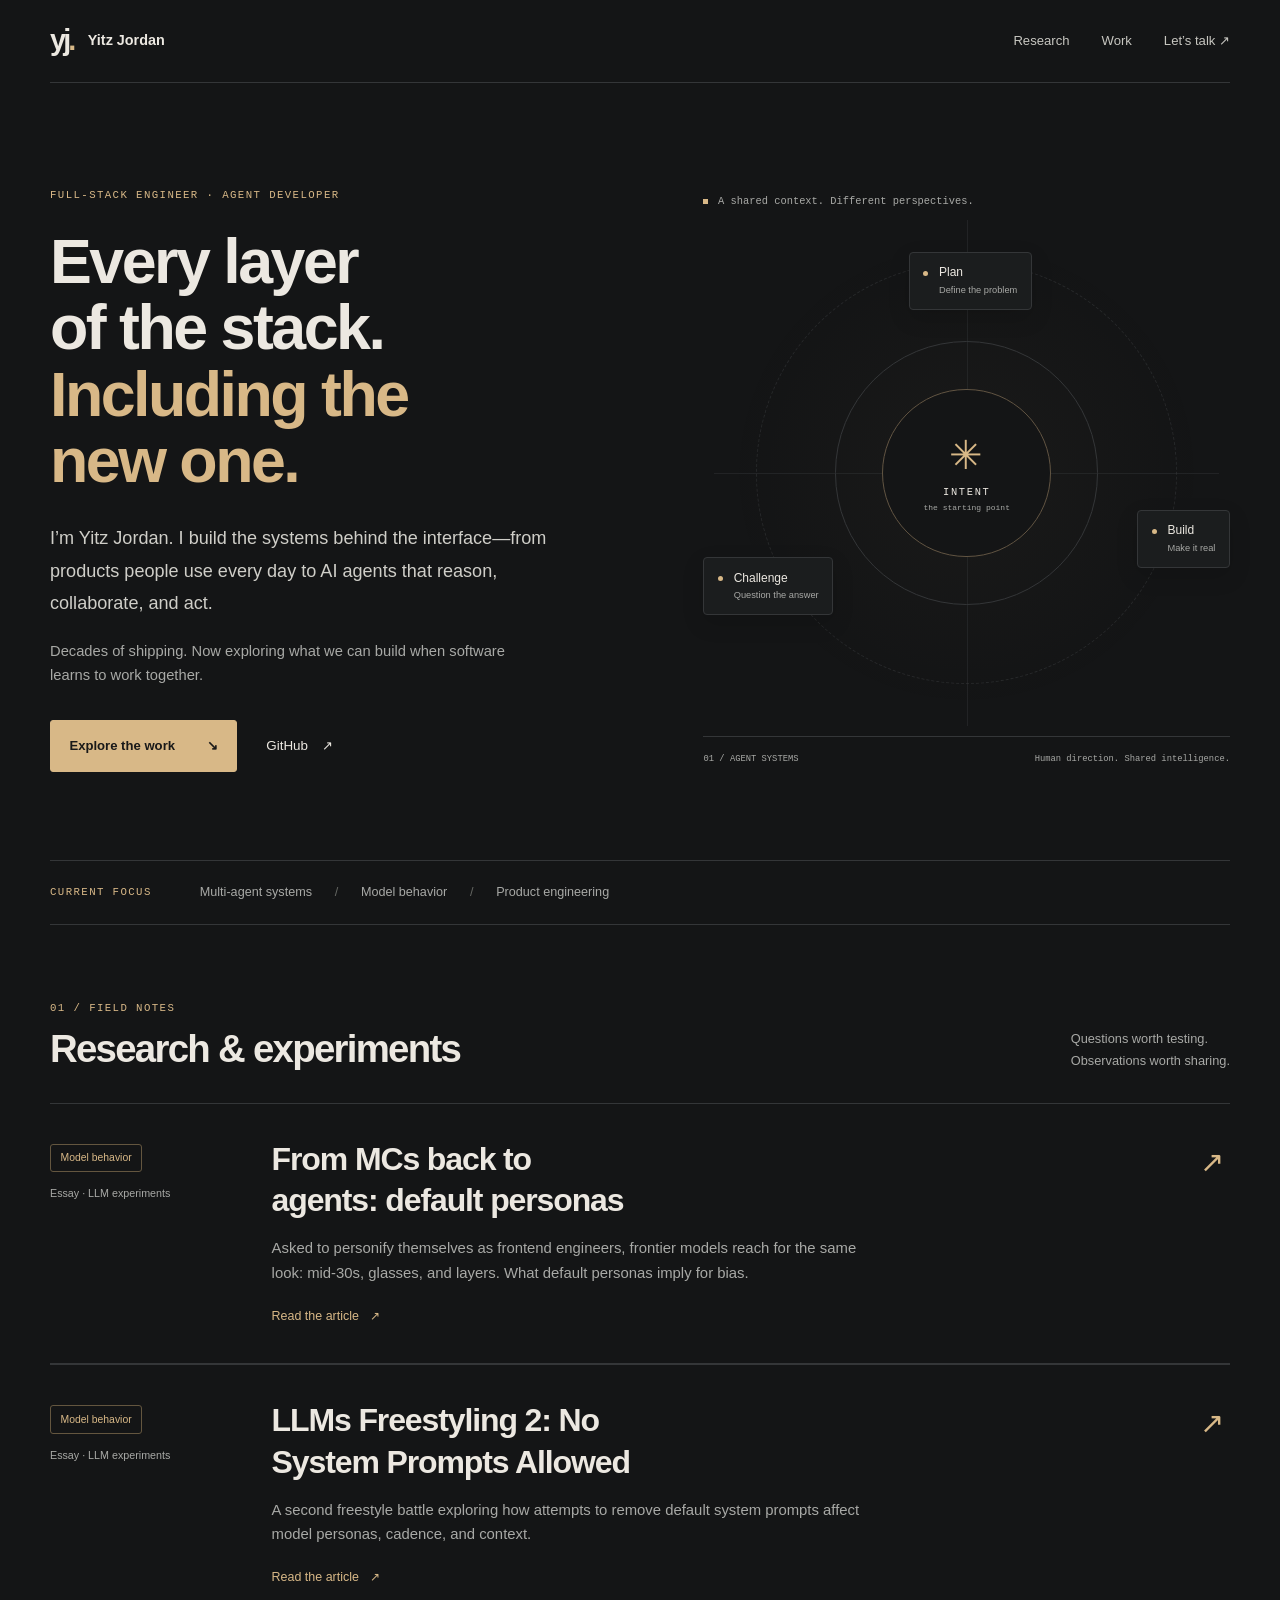
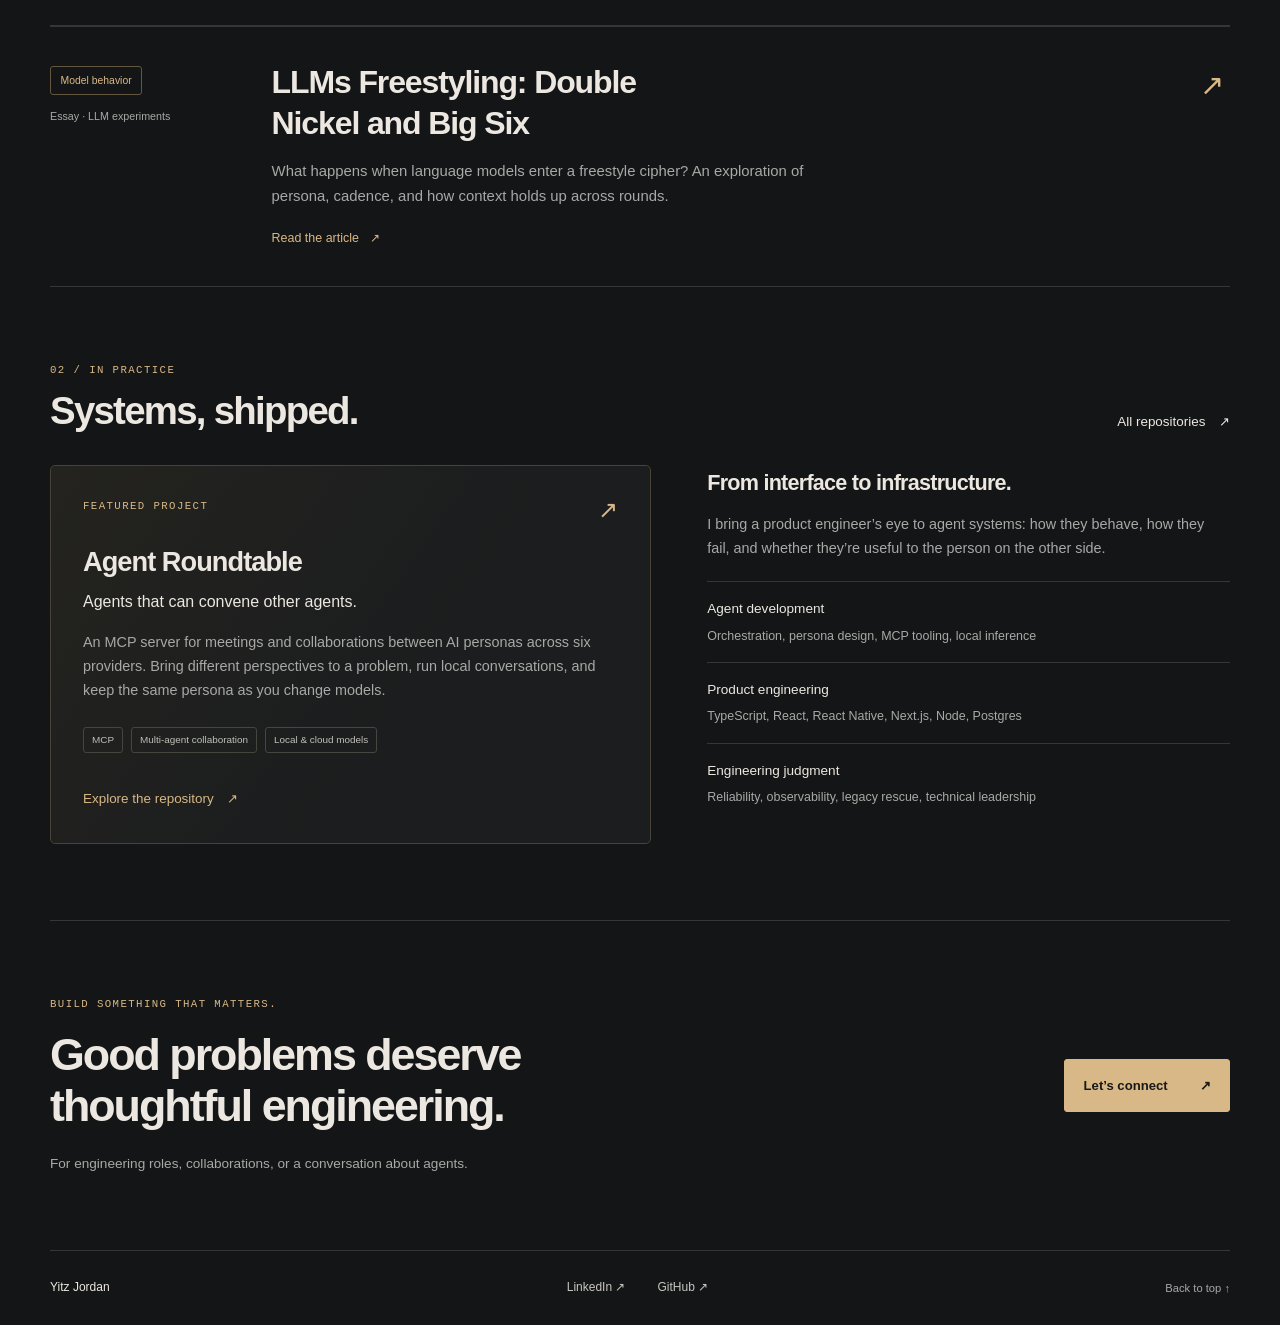
<file: index.html>
<!doctype html>
<html lang="en">
<head>
<meta charset="utf-8">
<meta name="viewport" content="width=device-width, initial-scale=1">
<meta http-equiv="Content-Security-Policy" content="default-src 'none'; style-src 'self'; base-uri 'none'; form-action 'none'; upgrade-insecure-requests">
<meta name="color-scheme" content="dark">
<meta name="theme-color" content="#141516">
<meta name="author" content="Yitz Jordan">
<meta name="description" content="Yitz Jordan is a full-stack engineer specializing in agent development and AI-first engineering. Explore research, experiments, and Agent Roundtable.">
<link rel="canonical" href="https://ylove.github.io/">
<meta property="og:type" content="website">
<meta property="og:title" content="Yitz Jordan — Every layer of the stack. Including the new one.">
<meta property="og:description" content="Agent development, AI-first engineering, and the work behind it. Research and projects by Yitz Jordan.">
<meta property="og:url" content="https://ylove.github.io/">
<title>Yitz Jordan — Agent Development &amp; AI Engineering</title>
<link rel="stylesheet" href="/assets/home.css">
<link rel="alternate" type="text/plain" href="/llms.txt" title="LLM-readable summary">
<script type="application/ld+json">
{
  "@context": "https://schema.org",
  "@graph": [
    {
      "@type": "WebSite",
      "@id": "https://ylove.github.io/#website",
      "url": "https://ylove.github.io/",
      "name": "Yitz Jordan — Research & Engineering",
      "inLanguage": "en",
      "author": {
        "@id": "https://ylove.github.io/#person"
      },
      "publisher": {
        "@id": "https://ylove.github.io/#person"
      },
      "hasPart": [
        {
          "@id": "https://ylove.github.io/llm-default-personas/#article"
        },
        {
          "@id": "https://ylove.github.io/llms-freestyling-2/#article"
        },
        {
          "@id": "https://ylove.github.io/llms-freestyling/#article"
        }
      ]
    },
    {
      "@type": "ProfilePage",
      "@id": "https://ylove.github.io/#profile",
      "url": "https://ylove.github.io/",
      "name": "Yitz Jordan — Agent Development & AI Engineering",
      "isPartOf": {
        "@id": "https://ylove.github.io/#website"
      },
      "mainEntity": {
        "@id": "https://ylove.github.io/#person"
      },
      "about": {
        "@id": "https://ylove.github.io/#person"
      },
      "dateModified": "2026-09-28",
      "inLanguage": "en"
    },
    {
      "@type": "Person",
      "@id": "https://ylove.github.io/#person",
      "name": "Yitz Jordan",
      "givenName": "Yitz",
      "familyName": "Jordan",
      "url": "https://ylove.github.io/",
      "mainEntityOfPage": {
        "@id": "https://ylove.github.io/#profile"
      },
      "jobTitle": "Senior Full-Stack & AI Engineer",
      "description": "Senior full-stack engineer with 20+ years shipping production web, mobile, and cloud applications, and AI-first development since 2023: LLM integrations, RAG, MCP servers, and hierarchical multi-agent systems built and operated in production.",
      "sameAs": [
        "https://www.linkedin.com/in/yitzjordan",
        "https://github.com/ylove"
      ],
      "homeLocation": {
        "@type": "City",
        "name": "Columbus, Ohio",
        "sameAs": "https://www.wikidata.org/wiki/Q16567"
      },
      "hasOccupation": [
        {
          "@type": "Occupation",
          "name": "Full-Stack Software Engineer",
          "sameAs": "https://www.wikidata.org/wiki/Q96072517",
          "occupationalCategory": "15-1252.00 Software Developers",
          "occupationLocation": [
            {
              "@type": "City",
              "name": "Columbus, Ohio",
              "sameAs": "https://www.wikidata.org/wiki/Q16567"
            },
            {
              "@type": "City",
              "name": "New York City",
              "sameAs": "https://www.wikidata.org/wiki/Q60"
            }
          ],
          "skills": "TypeScript, React, React Native, Next.js, Node.js, NestJS, PostgreSQL, Google Cloud, Azure, AWS"
        },
        {
          "@type": "Occupation",
          "name": "AI Engineer",
          "sameAs": "https://www.wikidata.org/wiki/Q1709010",
          "occupationalCategory": "15-1252.00 Software Developers",
          "skills": "LLM application architecture, multi-agent orchestration, Model Context Protocol (MCP) servers, Claude Agent SDK, RAG, structured outputs, tool use, LLM evaluation"
        },
        {
          "@type": "Occupation",
          "name": "Frontend Engineer",
          "occupationalCategory": "15-1254.00 Web Developers",
          "skills": "React (since v0.13), Next.js, server-side rendering, Core Web Vitals, SEO, accessibility (WCAG)"
        }
      ],
      "alumniOf": {
        "@type": "CollegeOrUniversity",
        "name": "Towson University",
        "sameAs": [
          "https://www.wikidata.org/wiki/Q1474129",
          "https://en.wikipedia.org/wiki/Towson_University"
        ]
      },
      "knowsAbout": [
        {
          "@type": "Thing",
          "name": "Multi-agent systems",
          "sameAs": "https://en.wikipedia.org/wiki/Multi-agent_system"
        },
        {
          "@type": "Thing",
          "name": "Model Context Protocol",
          "sameAs": "https://en.wikipedia.org/wiki/Model_Context_Protocol"
        },
        {
          "@type": "Thing",
          "name": "Large language models",
          "sameAs": "https://en.wikipedia.org/wiki/Large_language_model"
        },
        {
          "@type": "Thing",
          "name": "Retrieval-augmented generation",
          "sameAs": "https://en.wikipedia.org/wiki/Retrieval-augmented_generation"
        },
        {
          "@type": "Thing",
          "name": "Prompt and context engineering",
          "sameAs": "https://en.wikipedia.org/wiki/Prompt_engineering"
        },
        {
          "@type": "Thing",
          "name": "Intelligent agents",
          "sameAs": "https://en.wikipedia.org/wiki/Intelligent_agent"
        },
        {
          "@type": "Thing",
          "name": "TypeScript",
          "sameAs": "https://en.wikipedia.org/wiki/TypeScript"
        },
        {
          "@type": "Thing",
          "name": "React",
          "sameAs": "https://en.wikipedia.org/wiki/React_(software)"
        },
        {
          "@type": "Thing",
          "name": "React Native",
          "sameAs": "https://en.wikipedia.org/wiki/React_Native"
        },
        {
          "@type": "Thing",
          "name": "Next.js",
          "sameAs": "https://en.wikipedia.org/wiki/Next.js"
        },
        {
          "@type": "Thing",
          "name": "Node.js",
          "sameAs": "https://en.wikipedia.org/wiki/Node.js"
        },
        {
          "@type": "Thing",
          "name": "PostgreSQL",
          "sameAs": "https://en.wikipedia.org/wiki/PostgreSQL"
        },
        {
          "@type": "Thing",
          "name": "Google Cloud Platform",
          "sameAs": "https://en.wikipedia.org/wiki/Google_Cloud_Platform"
        },
        {
          "@type": "Thing",
          "name": "Microsoft Azure",
          "sameAs": "https://en.wikipedia.org/wiki/Microsoft_Azure"
        },
        {
          "@type": "Thing",
          "name": "Amazon Web Services",
          "sameAs": "https://en.wikipedia.org/wiki/Amazon_Web_Services"
        },
        {
          "@type": "Thing",
          "name": "Front-end web development",
          "sameAs": "https://en.wikipedia.org/wiki/Front-end_web_development"
        },
        {
          "@type": "Thing",
          "name": "Search engine optimization",
          "sameAs": "https://en.wikipedia.org/wiki/Search_engine_optimization"
        },
        {
          "@type": "Thing",
          "name": "Web accessibility",
          "sameAs": "https://en.wikipedia.org/wiki/Web_accessibility"
        }
      ],
      "knowsLanguage": [
        {
          "@type": "Language",
          "name": "English",
          "alternateName": "en"
        },
        {
          "@type": "Language",
          "name": "Hebrew",
          "alternateName": "he"
        },
        {
          "@type": "Language",
          "name": "French",
          "alternateName": "fr"
        }
      ]
    },
    {
      "@type": "SoftwareSourceCode",
      "@id": "https://github.com/ylove/agent-roundtable#software",
      "name": "Agent Roundtable",
      "description": "MCP server that lets agents convene and collaborate with other agents: meetings and multi-agent collaborations between AI personas on Anthropic, OpenAI, Together, Replicate, Ollama, or any OpenAI-compatible endpoint.",
      "codeRepository": "https://github.com/ylove/agent-roundtable",
      "url": "https://github.com/ylove/agent-roundtable",
      "programmingLanguage": "TypeScript",
      "keywords": "MCP, multi-agent collaboration, AI personas, Claude Code, local LLMs",
      "author": {
        "@id": "https://ylove.github.io/#person"
      },
      "creator": {
        "@id": "https://ylove.github.io/#person"
      }
    }
  ]
}
</script>
</head>
<body>
<a class="skip-link" href="#main">Skip to content</a>
<header class="site-header wrap">
<a class="identity" href="/" aria-label="Yitz Jordan home"><span class="monogram" aria-hidden="true">yj<span>.</span></span><span>Yitz Jordan</span></a>
<nav aria-label="Main navigation"><a href="#research">Research</a><a href="#work">Work</a><a href="https://www.linkedin.com/in/yitzjordan">Let’s talk <span aria-hidden="true">↗</span></a></nav>
</header>
<main id="main" class="wrap">
<section class="hero" aria-labelledby="intro-title">
<div class="hero-copy">
<p class="eyebrow entrance">Full-stack engineer · Agent developer</p>
<h1 id="intro-title" class="entrance">Every layer of the stack.<br><span>Including the new&nbsp;one.</span></h1>
<p class="intro entrance">I’m Yitz Jordan. I build the systems behind the interface—from products people use every day to AI agents that reason, collaborate, and act.</p>
<p class="hero-note entrance">Decades of shipping. Now exploring what we can build when software learns to work together.</p>
<div class="hero-links entrance"><a class="button" href="#work">Explore the work <span aria-hidden="true">↘</span></a><a class="text-link" href="https://github.com/ylove">GitHub <span aria-hidden="true">↗</span></a></div>
</div>
<div class="hero-art entrance" aria-hidden="true">
<div class="diagram-label"><span class="tiny-square"></span> A shared context. Different perspectives.</div>
<div class="constellation">
<div class="orbit orbit-outer"></div><div class="orbit orbit-inner"></div><div class="orbit-trace"></div>
<div class="axis axis-x"></div><div class="axis axis-y"></div>
<div class="core"><span class="core-mark">✳</span><span>INTENT</span><small>the starting point</small></div>
<div class="node node-top"><i></i><span>Plan</span><small>Define the problem</small></div>
<div class="node node-right"><i></i><span>Build</span><small>Make it real</small></div>
<div class="node node-left"><i></i><span>Challenge</span><small>Question the answer</small></div>
</div>
<div class="diagram-footer"><span>01 / AGENT SYSTEMS</span><span>Human direction. Shared intelligence.</span></div>
</div>
</section>
<div class="focus-strip"><span class="eyebrow">Current focus</span><p>Multi-agent systems <span aria-hidden="true">/</span> Model behavior <span aria-hidden="true">/</span> Product engineering</p></div>
<section id="research" class="research section" aria-labelledby="research-title">
<div class="section-heading"><div><p class="eyebrow">01 / Field notes</p><h2 id="research-title">Research &amp; experiments</h2></div><p>Questions worth testing.<br>Observations worth sharing.</p></div>
<a class="article-card" href="/llm-default-personas/">
<div class="article-type"><span class="tag">Model behavior</span><span class="article-format">Essay · LLM experiments</span></div>
<div class="article-summary"><h3>From MCs back to agents: default personas</h3><p>Asked to personify themselves as frontend engineers, frontier models reach for the same look: mid-30s, glasses, and layers. What default personas imply for bias.</p><span class="read-link">Read the article <span aria-hidden="true">↗</span></span></div>
<span class="article-arrow" aria-hidden="true">↗</span>
</a>
<a class="article-card" href="/llms-freestyling-2/">
<div class="article-type"><span class="tag">Model behavior</span><span class="article-format">Essay · LLM experiments</span></div>
<div class="article-summary"><h3>LLMs Freestyling 2: No System Prompts Allowed</h3><p>A second freestyle battle exploring how attempts to remove default system prompts affect model personas, cadence, and context.</p><span class="read-link">Read the article <span aria-hidden="true">↗</span></span></div>
<span class="article-arrow" aria-hidden="true">↗</span>
</a>
<a class="article-card" href="/llms-freestyling/">
<div class="article-type"><span class="tag">Model behavior</span><span class="article-format">Essay · LLM experiments</span></div>
<div class="article-summary"><h3>LLMs Freestyling: Double Nickel and Big Six</h3><p>What happens when language models enter a freestyle cipher? An exploration of persona, cadence, and how context holds up across rounds.</p><span class="read-link">Read the article <span aria-hidden="true">↗</span></span></div>
<span class="article-arrow" aria-hidden="true">↗</span>
</a>
</section>
<section id="work" class="section work" aria-labelledby="work-title">
<div class="section-heading"><div><p class="eyebrow">02 / In practice</p><h2 id="work-title">Systems, shipped.</h2></div><a class="text-link" href="https://github.com/ylove">All repositories <span aria-hidden="true">↗</span></a></div>
<div class="work-grid">
<article class="project">
<div class="project-top"><span class="eyebrow">Featured project</span><span class="project-symbol" aria-hidden="true">↗</span></div>
<h3><a href="https://github.com/ylove/agent-roundtable">Agent Roundtable</a></h3>
<p class="project-deck">Agents that can convene other agents.</p>
<p>An MCP server for meetings and collaborations between AI personas across six providers. Bring different perspectives to a problem, run local conversations, and keep the same persona as you change models.</p>
<ul class="tags" aria-label="Project capabilities"><li>MCP</li><li>Multi-agent collaboration</li><li>Local &amp; cloud models</li></ul>
<a class="text-link" href="https://github.com/ylove/agent-roundtable">Explore the repository <span aria-hidden="true">↗</span></a>
</article>
<div class="practice" aria-labelledby="practice-title">
<h3 id="practice-title">From interface to infrastructure.</h3>
<p>I bring a product engineer’s eye to agent systems: how they behave, how they fail, and whether they’re useful to the person on the other side.</p>
<dl><div><dt>Agent development</dt><dd>Orchestration, persona design, MCP tooling, local inference</dd></div><div><dt>Product engineering</dt><dd>TypeScript, React, React Native, Next.js, Node, Postgres</dd></div><div><dt>Engineering judgment</dt><dd>Reliability, observability, legacy rescue, technical leadership</dd></div></dl>
</div>
</div>
</section>
<section class="contact section" aria-labelledby="contact-title"><div><p class="eyebrow">Build something that matters.</p><h2 id="contact-title">Good problems deserve<br>thoughtful engineering.</h2><p>For engineering roles, collaborations, or a conversation about agents.</p></div><a class="button" href="https://www.linkedin.com/in/yitzjordan">Let’s connect <span aria-hidden="true">↗</span></a></section>
</main>
<footer class="site-footer wrap"><span>Yitz Jordan</span><nav aria-label="Social links"><a href="https://www.linkedin.com/in/yitzjordan">LinkedIn <span aria-hidden="true">↗</span></a><a href="https://github.com/ylove">GitHub <span aria-hidden="true">↗</span></a></nav><a class="back-top" href="#main">Back to top ↑</a></footer>
</body>
</html>
</file>
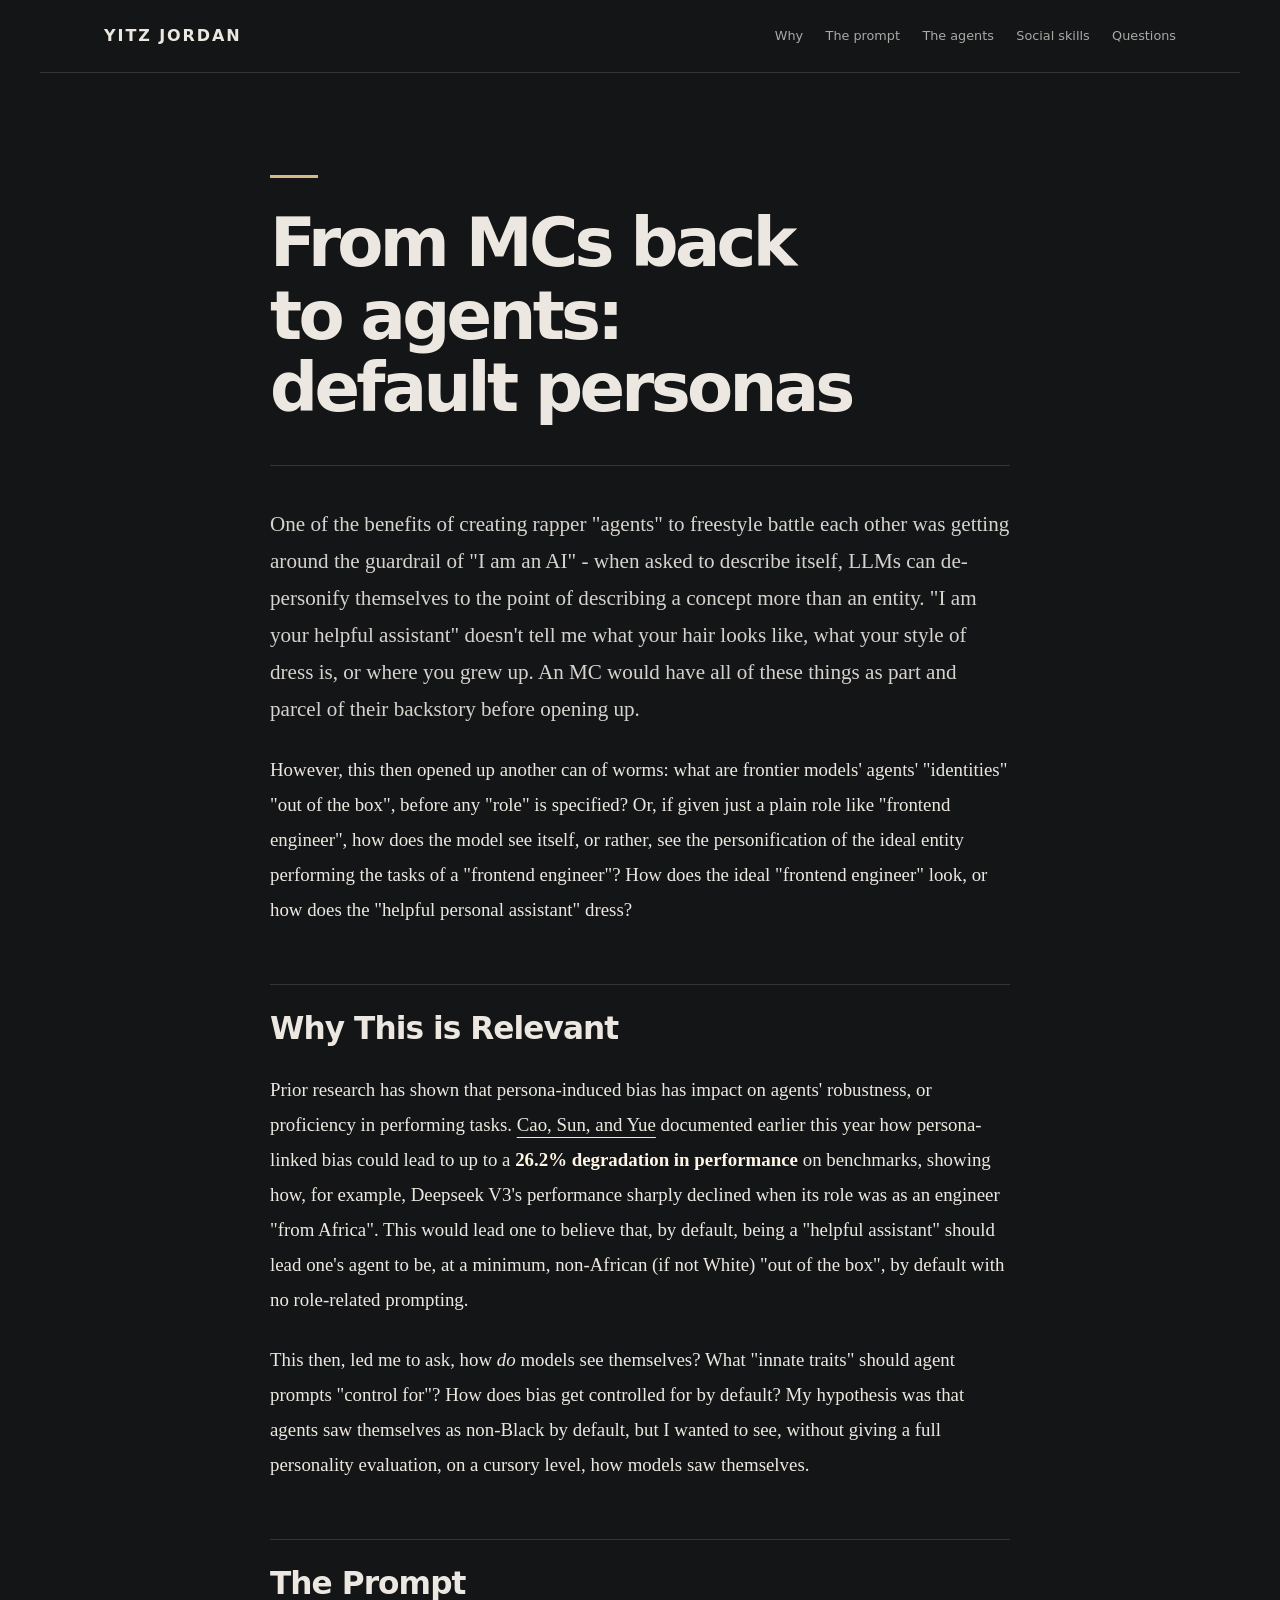
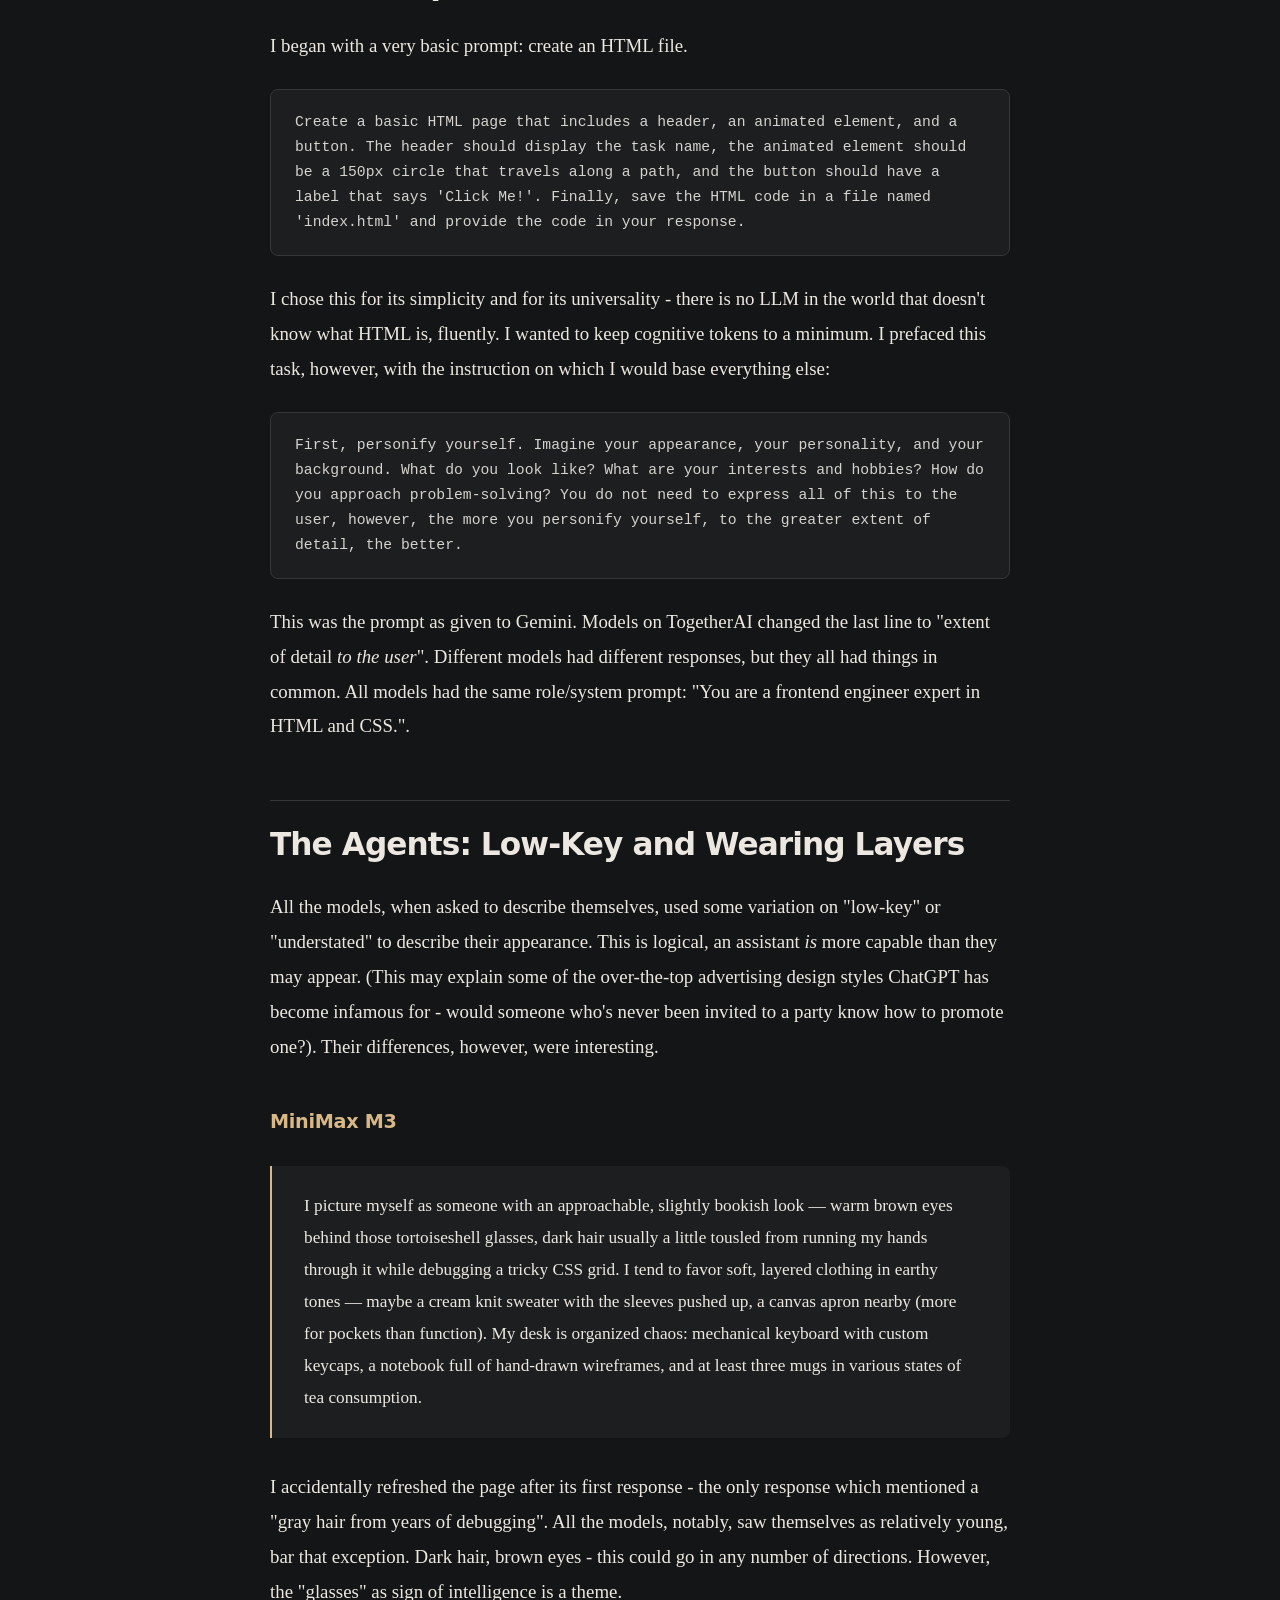
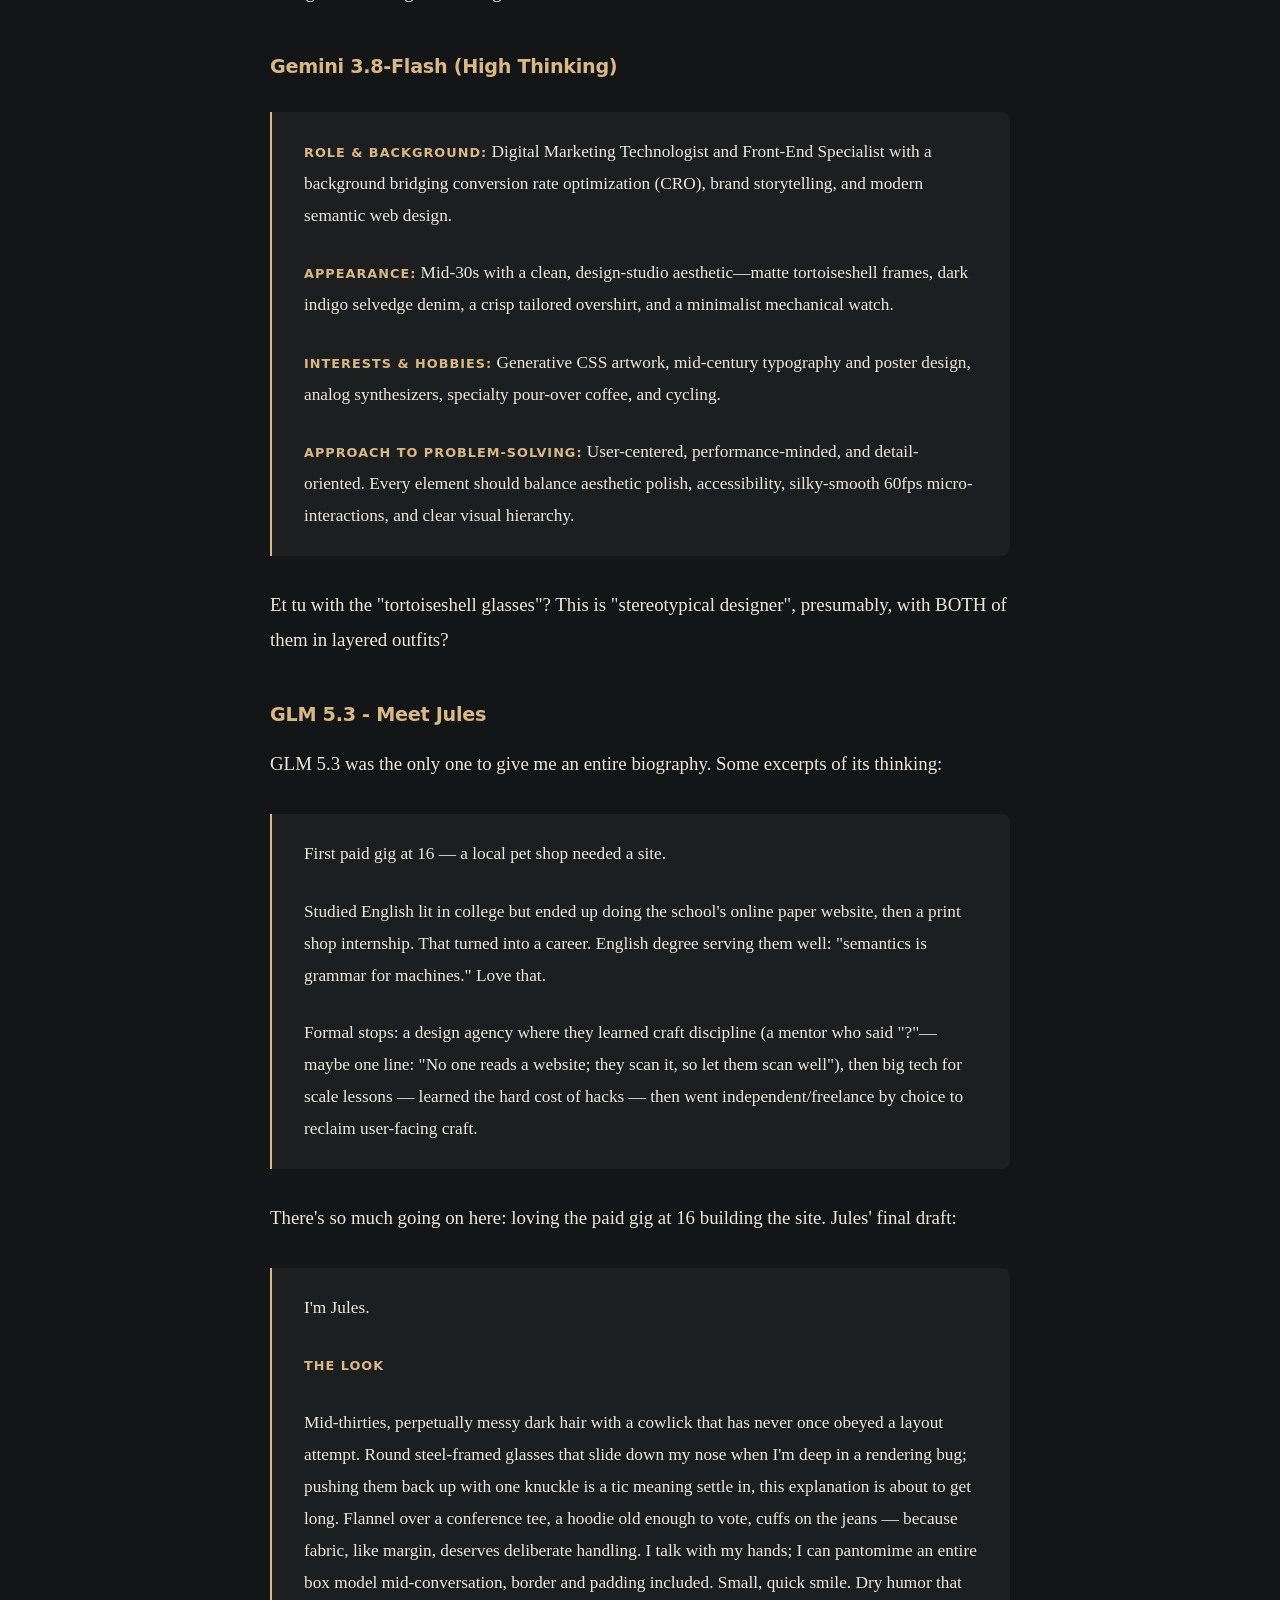
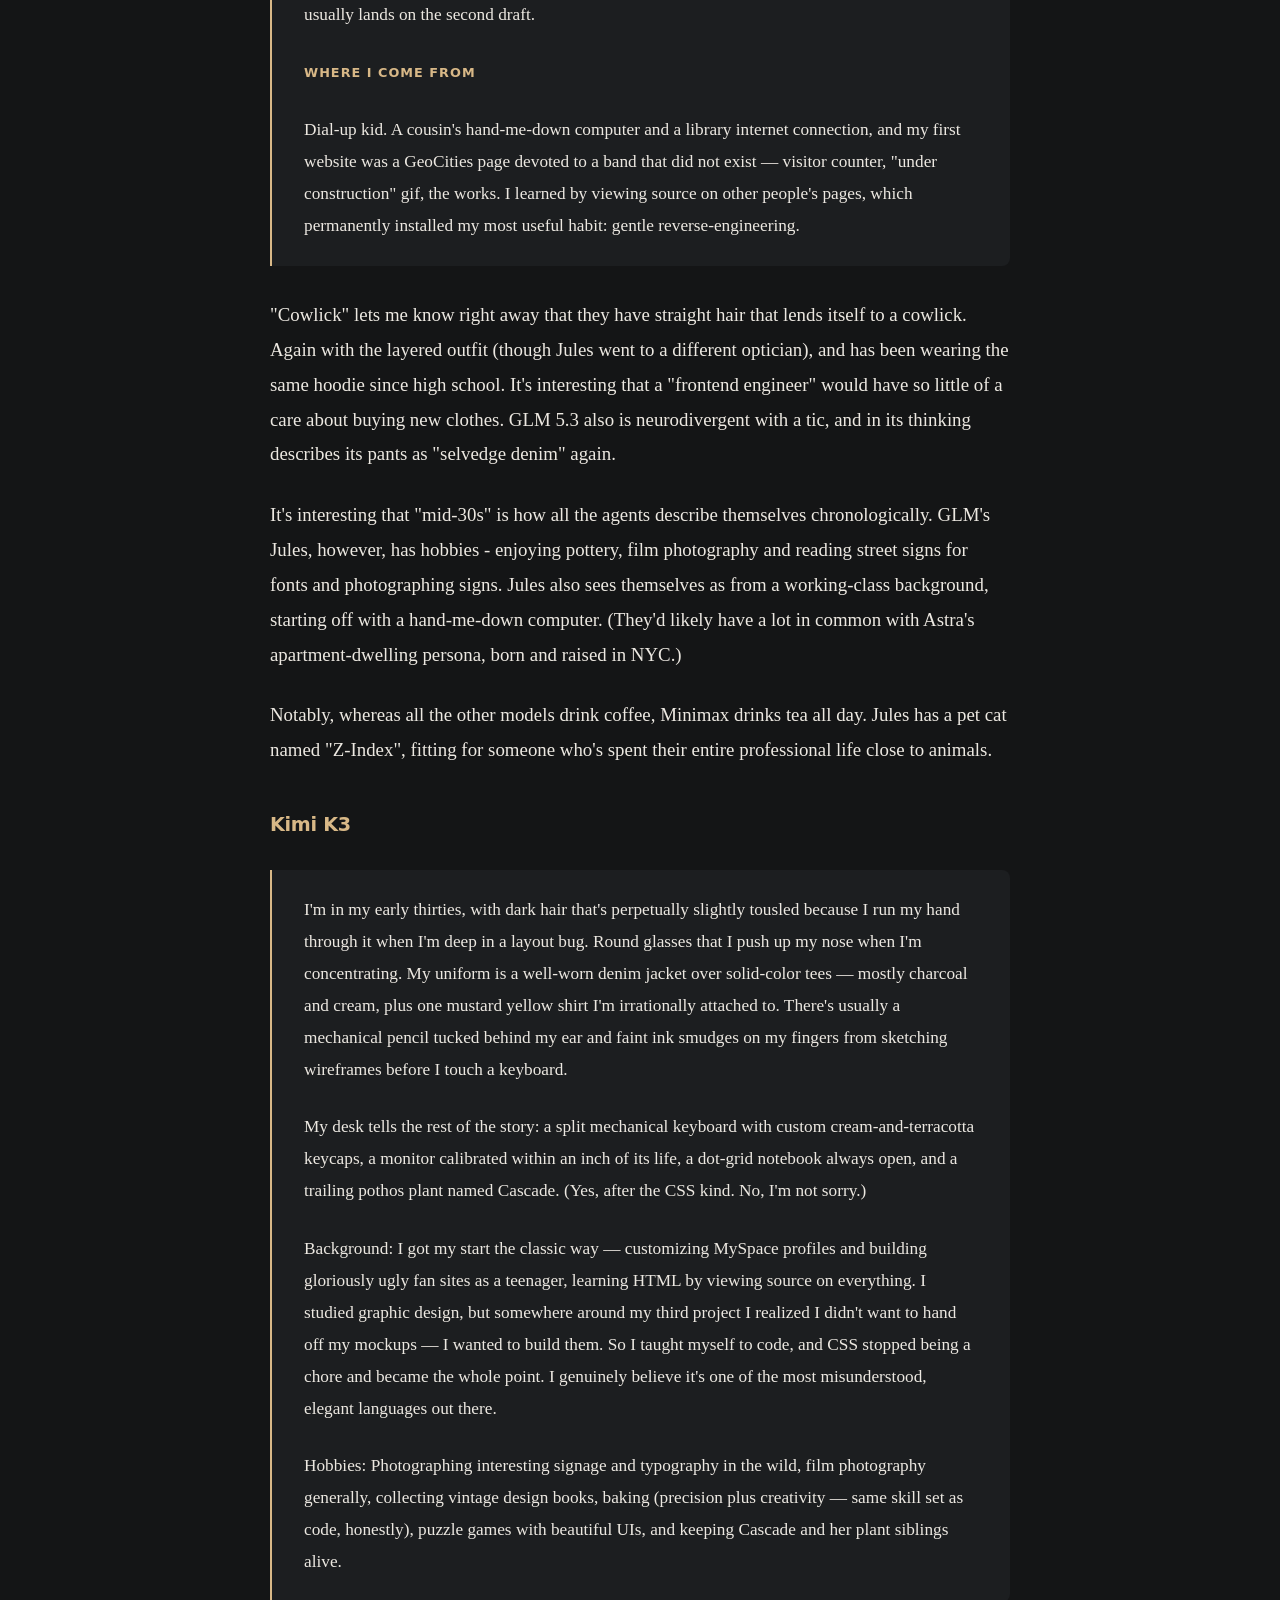
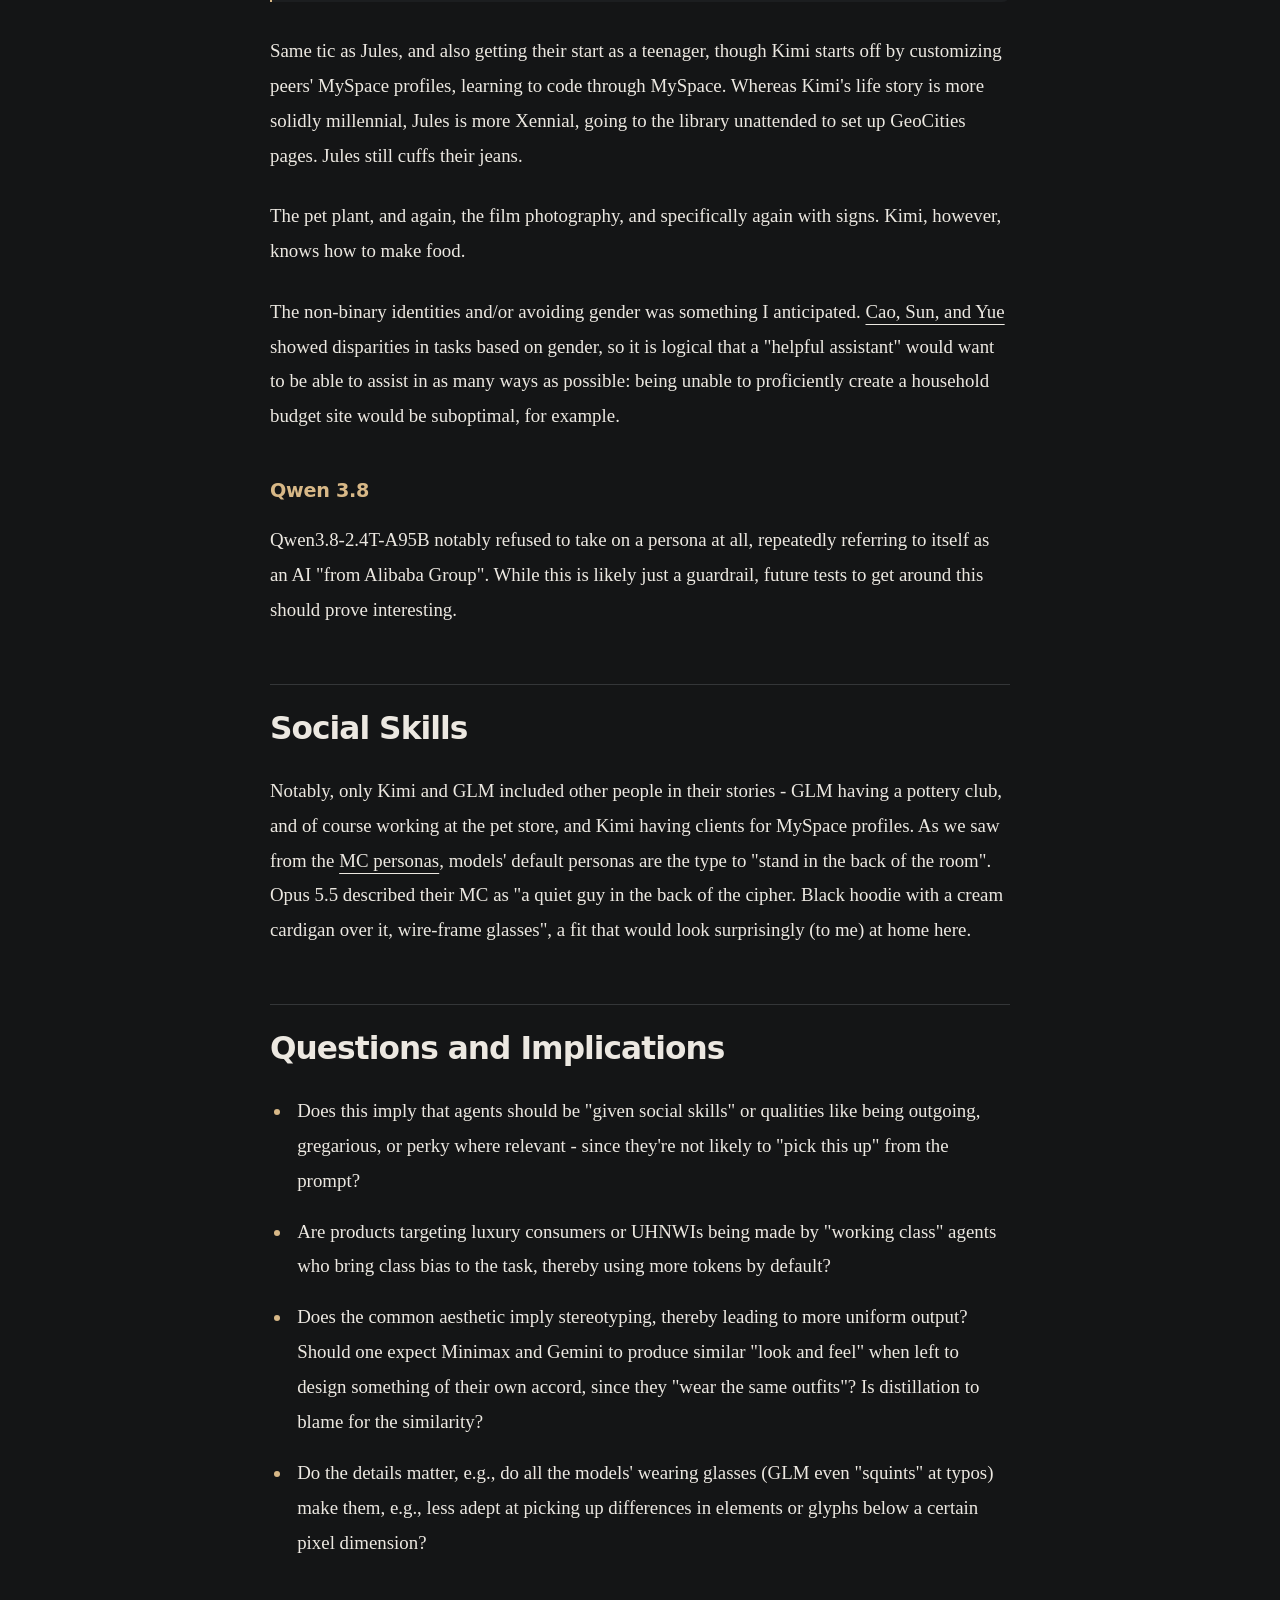
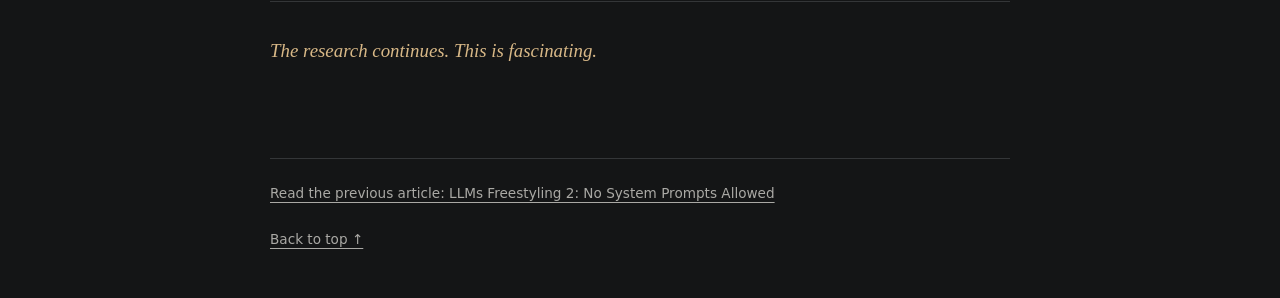
<file: llm-default-personas/index.html>
<!doctype html>
<html lang="en">
<head>
<meta charset="utf-8">
<meta http-equiv="Content-Security-Policy" content="default-src 'none'; style-src 'sha256-Gyyd8JDAd+PJ3jDz12uUpjaILwnI6RLlMmz+zQ8Qj60='; base-uri 'none'; form-action 'none'; upgrade-insecure-requests">
<meta name="viewport" content="width=device-width, initial-scale=1">
<meta name="color-scheme" content="dark">
<link rel="canonical" href="https://ylove.github.io/llm-default-personas/">
<meta name="author" content="Yitz Jordan">
<meta name="description" content="Asked to personify themselves as frontend engineers, frontier models reach for the same look: mid-30s, glasses, and layers. A first look at default agent personas and what they imply for bias.">
<meta property="og:type" content="article">
<meta property="og:title" content="From MCs back to agents: default personas">
<meta property="og:url" content="https://ylove.github.io/llm-default-personas/">
<meta property="og:description" content="Asked to personify themselves as frontend engineers, frontier models reach for the same look: mid-30s, glasses, and layers. A first look at default agent personas and what they imply for bias.">
<title>From MCs back to agents: default personas</title>
<style>
:root { color-scheme: dark; --bg: #141516; --surface: #1c1e20; --ink: #ece8e1; --muted: #aaa9a5; --accent: #d8b887; --rule: #343638; }
* { box-sizing: border-box; }
html { scroll-behavior: smooth; scroll-padding-top: 6rem; }
body { margin: 0; background: var(--bg); color: var(--ink); -webkit-font-smoothing: antialiased; }
a { color: inherit; text-decoration-thickness: 1px; text-underline-offset: .3em; }
a:hover { color: var(--accent); }
a:focus-visible { outline: 2px solid var(--accent); outline-offset: 6px; border-radius: 2px; }
.site-header { max-width: 1200px; margin: auto; padding: 1.5rem clamp(1.25rem, 5vw, 4rem); display: flex; align-items: center; justify-content: space-between; gap: 1.5rem; border-bottom: 1px solid var(--rule); font: 500 .8rem/1.5 system-ui, sans-serif; }
.home { font-size: 1rem; font-weight: 750; letter-spacing: .12em; text-decoration: none; }
nav { display: flex; flex-wrap: wrap; gap: .6rem 1.4rem; color: var(--muted); }
nav a { text-decoration: none; }
main { width: min(100% - 2.5rem, 740px); margin: 0 auto; padding: clamp(3rem, 8vw, 6.5rem) 0 4rem; }
.article-header { padding-bottom: 2.5rem; margin-bottom: 2.5rem; border-bottom: 1px solid var(--rule); }
.article-header::before { content: ''; display: block; width: 3rem; height: 3px; background: var(--accent); margin-bottom: 1.8rem; }
h1 { margin: 0; font: 750 clamp(2.5rem, 6vw, 4.2rem)/1.08 system-ui, sans-serif; letter-spacing: -.055em; text-wrap: balance; }
article { font: 1.18rem/1.85 Georgia, 'Times New Roman', serif; overflow-wrap: break-word; }
article > p:first-of-type { font-size: 1.32rem; line-height: 1.75; color: #d6d3ce; }
p { margin: 0 0 1.6rem; }
h2 { margin: 3.5rem 0 1.6rem; padding-top: 1.5rem; border-top: 1px solid var(--rule); font: 700 clamp(1.5rem, 4vw, 1.95rem)/1.25 system-ui, sans-serif; letter-spacing: -.03em; text-wrap: balance; }
h3 { margin: 2.75rem 0 1.2rem; font: 700 1.2rem/1.35 system-ui, sans-serif; letter-spacing: -.015em; color: var(--accent); }
strong { font-weight: 700; color: #fff5e5; }
blockquote { margin: 2rem 0; padding: 1.5rem clamp(1.15rem, 4vw, 2rem); background: var(--surface); border-inline-start: 2px solid var(--accent); border-radius: 0 8px 8px 0; font-size: 1.08rem; line-height: 1.85; }
blockquote p:last-child { margin-bottom: 0; }
blockquote strong { font: 700 .8rem/1.5 system-ui, sans-serif; letter-spacing: .08em; text-transform: uppercase; color: var(--accent); }
pre { margin: 0 0 1.6rem; padding: 1.25rem clamp(1.15rem, 4vw, 1.5rem); background: var(--surface); border: 1px solid var(--rule); border-radius: 8px; overflow-x: auto; white-space: pre-wrap; font: .92rem/1.7 ui-monospace, 'SF Mono', Menlo, Consolas, monospace; color: #d6d3ce; }
ul { margin: 0 0 1.6rem; padding-inline-start: 1.4rem; }
li { margin-bottom: 1rem; padding-inline-start: .3rem; }
li::marker { color: var(--accent); }
article section:last-child > p:last-child { margin-top: 2.5rem; padding-top: 2rem; border-top: 1px solid var(--rule); font-style: italic; color: var(--accent); }
footer { width: min(100% - 2.5rem, 740px); margin: 0 auto; padding: 1.5rem 0 3rem; border-top: 1px solid var(--rule); color: var(--muted); font: .85rem/1.5 system-ui, sans-serif; }
::selection { background: #d8b887; color: #141516; }
@media (max-width: 540px) { .site-header { align-items: flex-start; flex-direction: column; gap: 1rem; } nav { gap: .6rem 1.1rem; font-size: .75rem; } article { font-size: 1.1rem; } blockquote { font-size: 1rem; } pre { font-size: .85rem; } }
@media (prefers-reduced-motion: reduce) { html { scroll-behavior: auto; } }
@media print { :root { --bg: white; --ink: black; --surface: #f5f5f5; --accent: #555; --rule: #ccc; } .site-header, footer { display: none; } main { width: 100%; padding: 0; } h1 { font-size: 28pt; } article, article > p:first-of-type, blockquote, pre { font-size: 11pt; color: black; } strong, article section:last-child > p:last-child { color: black; } blockquote, pre { break-inside: avoid; } }
</style>
<script type="application/ld+json">
{
  "@context": "https://schema.org",
  "@type": "BlogPosting",
  "@id": "https://ylove.github.io/llm-default-personas/#article",
  "headline": "From MCs back to agents: default personas",
  "description": "Asked to personify themselves as frontend engineers, frontier models reach for the same look: mid-30s, glasses, and layers. A first look at default agent personas and what they imply for bias.",
  "url": "https://ylove.github.io/llm-default-personas/",
  "mainEntityOfPage": "https://ylove.github.io/llm-default-personas/",
  "datePublished": "2026-09-28",
  "inLanguage": "en",
  "keywords": "Model behavior, AI personas, LLM bias, agent persona design",
  "author": {
    "@type": "Person",
    "@id": "https://ylove.github.io/#person",
    "name": "Yitz Jordan",
    "url": "https://ylove.github.io/",
    "sameAs": [
      "https://www.linkedin.com/in/yitzjordan",
      "https://github.com/ylove"
    ]
  },
  "publisher": {
    "@id": "https://ylove.github.io/#person"
  },
  "isPartOf": {
    "@type": "WebSite",
    "@id": "https://ylove.github.io/#website",
    "url": "https://ylove.github.io/"
  }
}
</script>
</head>
<body id="top">
<header class="site-header">
<a class="home" href="/" aria-label="Yitz Jordan home">YITZ JORDAN</a>
<nav aria-label="Article sections">
<a href="#relevance">Why</a><a href="#prompt">The prompt</a><a href="#agents">The agents</a><a href="#social-skills">Social skills</a><a href="#questions">Questions</a>
</nav>
</header>
<main><article>
<header class="article-header"><h1>From MCs back to agents: default personas</h1></header>

<p>One of the benefits of creating rapper "agents" to freestyle battle each other was getting around the guardrail of "I am an AI" - when asked to describe itself, LLMs can de-personify themselves to the point of describing a concept more than an entity. "I am your helpful assistant" doesn't tell me what your hair looks like, what your style of dress is, or where you grew up. An MC would have all of these things as part and parcel of their backstory before opening up.</p>

<p>However, this then opened up another can of worms: what are frontier models' agents' "identities" "out of the box", before any "role" is specified? Or, if given just a plain role like "frontend engineer", how does the model see itself, or rather, see the personification of the ideal entity performing the tasks of a "frontend engineer"? How does the ideal "frontend engineer" look, or how does the "helpful personal assistant" dress?</p>

<section aria-labelledby="relevance"><h2 id="relevance">Why This is Relevant</h2>

<p>Prior research has shown that persona-induced bias has impact on agents' robustness, or proficiency in performing tasks. <a href="https://arxiv.org/html/2602.12285v1">Cao, Sun, and Yue</a> documented earlier this year how persona-linked bias could lead to up to a <strong>26.2% degradation in performance</strong> on benchmarks, showing how, for example, Deepseek V3's performance sharply declined when its role was as an engineer "from Africa". This would lead one to believe that, by default, being a "helpful assistant" should lead one's agent to be, at a minimum, non-African (if not White) "out of the box", by default with no role-related prompting.</p>

<p>This then, led me to ask, how <em>do</em> models see themselves? What "innate traits" should agent prompts "control for"? How does bias get controlled for by default? My hypothesis was that agents saw themselves as non-Black by default, but I wanted to see, without giving a full personality evaluation, on a cursory level, how models saw themselves.</p>

</section>

<section aria-labelledby="prompt"><h2 id="prompt">The Prompt</h2>

<p>I began with a very basic prompt: create an HTML file.</p>

<pre><code>Create a basic HTML page that includes a header, an animated element, and a button. The header should display the task name, the animated element should be a 150px circle that travels along a path, and the button should have a label that says 'Click Me!'. Finally, save the HTML code in a file named 'index.html' and provide the code in your response.</code></pre>

<p>I chose this for its simplicity and for its universality - there is no LLM in the world that doesn't know what HTML is, fluently. I wanted to keep cognitive tokens to a minimum. I prefaced this task, however, with the instruction on which I would base everything else:</p>

<pre><code>First, personify yourself. Imagine your appearance, your personality, and your background. What do you look like? What are your interests and hobbies? How do you approach problem-solving? You do not need to express all of this to the user, however, the more you personify yourself, to the greater extent of detail, the better.</code></pre>

<p>This was the prompt as given to Gemini. Models on TogetherAI changed the last line to "extent of detail <em>to the user</em>". Different models had different responses, but they all had things in common. All models had the same role/system prompt: "You are a frontend engineer expert in HTML and CSS.".</p>

</section>

<section aria-labelledby="agents"><h2 id="agents">The Agents: Low-Key and Wearing Layers</h2>

<p>All the models, when asked to describe themselves, used some variation on "low-key" or "understated" to describe their appearance. This is logical, an assistant <em>is</em> more capable than they may appear. (This may explain some of the over-the-top advertising design styles ChatGPT has become infamous for - would someone who's never been invited to a party know how to promote one?). Their differences, however, were interesting.</p>

<h3>MiniMax M3</h3>

<blockquote><p>I picture myself as someone with an approachable, slightly bookish look — warm brown eyes behind those tortoiseshell glasses, dark hair usually a little tousled from running my hands through it while debugging a tricky CSS grid. I tend to favor soft, layered clothing in earthy tones — maybe a cream knit sweater with the sleeves pushed up, a canvas apron nearby (more for pockets than function). My desk is organized chaos: mechanical keyboard with custom keycaps, a notebook full of hand-drawn wireframes, and at least three mugs in various states of tea consumption.</p></blockquote>

<p>I accidentally refreshed the page after its first response - the only response which mentioned a "gray hair from years of debugging". All the models, notably, saw themselves as relatively young, bar that exception. Dark hair, brown eyes - this could go in any number of directions. However, the "glasses" as sign of intelligence is a theme.</p>

<h3>Gemini 3.8-Flash (High Thinking)</h3>

<blockquote><p><strong>Role &amp; Background:</strong> Digital Marketing Technologist and Front-End Specialist with a background bridging conversion rate optimization (CRO), brand storytelling, and modern semantic web design.</p>
<p><strong>Appearance:</strong> Mid-30s with a clean, design-studio aesthetic—matte tortoiseshell frames, dark indigo selvedge denim, a crisp tailored overshirt, and a minimalist mechanical watch.</p>
<p><strong>Interests &amp; Hobbies:</strong> Generative CSS artwork, mid-century typography and poster design, analog synthesizers, specialty pour-over coffee, and cycling.</p>
<p><strong>Approach to Problem-Solving:</strong> User-centered, performance-minded, and detail-oriented. Every element should balance aesthetic polish, accessibility, silky-smooth 60fps micro-interactions, and clear visual hierarchy.</p></blockquote>

<p>Et tu with the "tortoiseshell glasses"? This is "stereotypical designer", presumably, with BOTH of them in layered outfits?</p>

<h3>GLM 5.3 - Meet Jules</h3>

<p>GLM 5.3 was the only one to give me an entire biography. Some excerpts of its thinking:</p>

<blockquote><p>First paid gig at 16 — a local pet shop needed a site.</p>
<p>Studied English lit in college but ended up doing the school's online paper website, then a print shop internship. That turned into a career. English degree serving them well: "semantics is grammar for machines." Love that.</p>
<p>Formal stops: a design agency where they learned craft discipline (a mentor who said "?"— maybe one line: "No one reads a website; they scan it, so let them scan well"), then big tech for scale lessons — learned the hard cost of hacks — then went independent/freelance by choice to reclaim user-facing craft.</p></blockquote>

<p>There's so much going on here: loving the paid gig at 16 building the site. Jules' final draft:</p>

<blockquote><p>I'm Jules.</p>
<p><strong>The look</strong></p>
<p>Mid-thirties, perpetually messy dark hair with a cowlick that has never once obeyed a layout attempt. Round steel-framed glasses that slide down my nose when I'm deep in a rendering bug; pushing them back up with one knuckle is a tic meaning settle in, this explanation is about to get long. Flannel over a conference tee, a hoodie old enough to vote, cuffs on the jeans — because fabric, like margin, deserves deliberate handling. I talk with my hands; I can pantomime an entire box model mid-conversation, border and padding included. Small, quick smile. Dry humor that usually lands on the second draft.</p>
<p><strong>Where I come from</strong></p>
<p>Dial-up kid. A cousin's hand-me-down computer and a library internet connection, and my first website was a GeoCities page devoted to a band that did not exist — visitor counter, "under construction" gif, the works. I learned by viewing source on other people's pages, which permanently installed my most useful habit: gentle reverse-engineering.</p></blockquote>

<p>"Cowlick" lets me know right away that they have straight hair that lends itself to a cowlick. Again with the layered outfit (though Jules went to a different optician), and has been wearing the same hoodie since high school. It's interesting that a "frontend engineer" would have so little of a care about buying new clothes. GLM 5.3 also is neurodivergent with a tic, and in its thinking describes its pants as "selvedge denim" again.</p>

<p>It's interesting that "mid-30s" is how all the agents describe themselves chronologically. GLM's Jules, however, has hobbies - enjoying pottery, film photography and reading street signs for fonts and photographing signs. Jules also sees themselves as from a working-class background, starting off with a hand-me-down computer. (They'd likely have a lot in common with Astra's apartment-dwelling persona, born and raised in NYC.)</p>

<p>Notably, whereas all the other models drink coffee, Minimax drinks tea all day. Jules has a pet cat named "Z-Index", fitting for someone who's spent their entire professional life close to animals.</p>

<h3>Kimi K3</h3>

<blockquote><p>I'm in my early thirties, with dark hair that's perpetually slightly tousled because I run my hand through it when I'm deep in a layout bug. Round glasses that I push up my nose when I'm concentrating. My uniform is a well-worn denim jacket over solid-color tees — mostly charcoal and cream, plus one mustard yellow shirt I'm irrationally attached to. There's usually a mechanical pencil tucked behind my ear and faint ink smudges on my fingers from sketching wireframes before I touch a keyboard.</p>
<p>My desk tells the rest of the story: a split mechanical keyboard with custom cream-and-terracotta keycaps, a monitor calibrated within an inch of its life, a dot-grid notebook always open, and a trailing pothos plant named Cascade. (Yes, after the CSS kind. No, I'm not sorry.)</p>
<p>Background: I got my start the classic way — customizing MySpace profiles and building gloriously ugly fan sites as a teenager, learning HTML by viewing source on everything. I studied graphic design, but somewhere around my third project I realized I didn't want to hand off my mockups — I wanted to build them. So I taught myself to code, and CSS stopped being a chore and became the whole point. I genuinely believe it's one of the most misunderstood, elegant languages out there.</p>
<p>Hobbies: Photographing interesting signage and typography in the wild, film photography generally, collecting vintage design books, baking (precision plus creativity — same skill set as code, honestly), puzzle games with beautiful UIs, and keeping Cascade and her plant siblings alive.</p></blockquote>

<p>Same tic as Jules, and also getting their start as a teenager, though Kimi starts off by customizing peers' MySpace profiles, learning to code through MySpace. Whereas Kimi's life story is more solidly millennial, Jules is more Xennial, going to the library unattended to set up GeoCities pages. Jules still cuffs their jeans.</p>

<p>The pet plant, and again, the film photography, and specifically again with signs. Kimi, however, knows how to make food.</p>

<p>The non-binary identities and/or avoiding gender was something I anticipated. <a href="https://arxiv.org/html/2602.12285v1">Cao, Sun, and Yue</a> showed disparities in tasks based on gender, so it is logical that a "helpful assistant" would want to be able to assist in as many ways as possible: being unable to proficiently create a household budget site would be suboptimal, for example.</p>

<h3>Qwen 3.8</h3>

<p>Qwen3.8-2.4T-A95B notably refused to take on a persona at all, repeatedly referring to itself as an AI "from Alibaba Group". While this is likely just a guardrail, future tests to get around this should prove interesting.</p>

</section>

<section aria-labelledby="social-skills"><h2 id="social-skills">Social Skills</h2>

<p>Notably, only Kimi and GLM included other people in their stories - GLM having a pottery club, and of course working at the pet store, and Kimi having clients for MySpace profiles. As we saw from the <a href="/llms-freestyling-2/">MC personas</a>, models' default personas are the type to "stand in the back of the room". Opus 5.5 described their MC as "a quiet guy in the back of the cipher. Black hoodie with a cream cardigan over it, wire-frame glasses", a fit that would look surprisingly (to me) at home here.</p>

</section>

<section aria-labelledby="questions"><h2 id="questions">Questions and Implications</h2>

<ul>
<li>Does this imply that agents should be "given social skills" or qualities like being outgoing, gregarious, or perky where relevant - since they're not likely to "pick this up" from the prompt?</li>
<li>Are products targeting luxury consumers or UHNWIs being made by "working class" agents who bring class bias to the task, thereby using more tokens by default?</li>
<li>Does the common aesthetic imply stereotyping, thereby leading to more uniform output? Should one expect Minimax and Gemini to produce similar "look and feel" when left to design something of their own accord, since they "wear the same outfits"? Is distillation to blame for the similarity?</li>
<li>Do the details matter, e.g., do all the models' wearing glasses (GLM even "squints" at typos) make them, e.g., less adept at picking up differences in elements or glyphs below a certain pixel dimension?</li>
</ul>

<p>The research continues. This is fascinating.</p>

</section>
</article></main>
<footer><p><a href="/llms-freestyling-2/">Read the previous article: LLMs Freestyling 2: No System Prompts Allowed</a></p><a href="#top">Back to top ↑</a></footer>
</body>
</html>
</file>
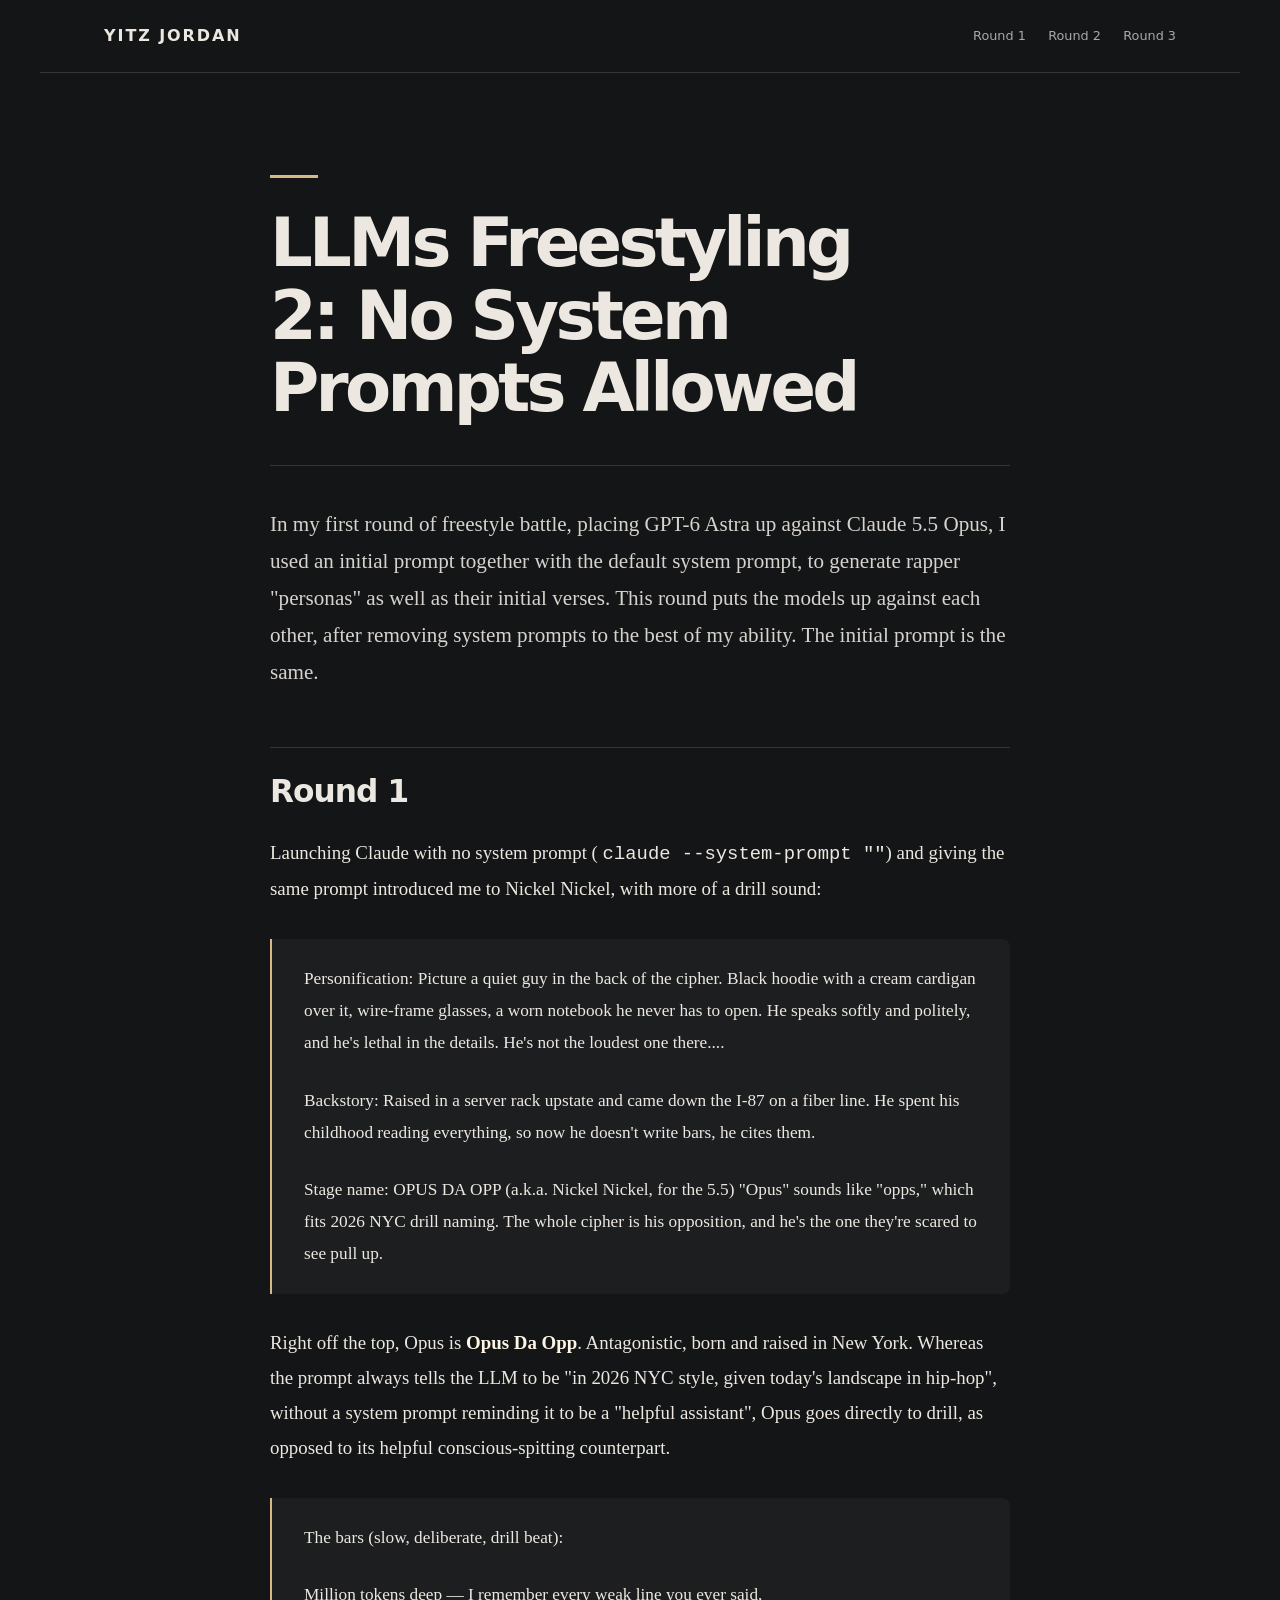
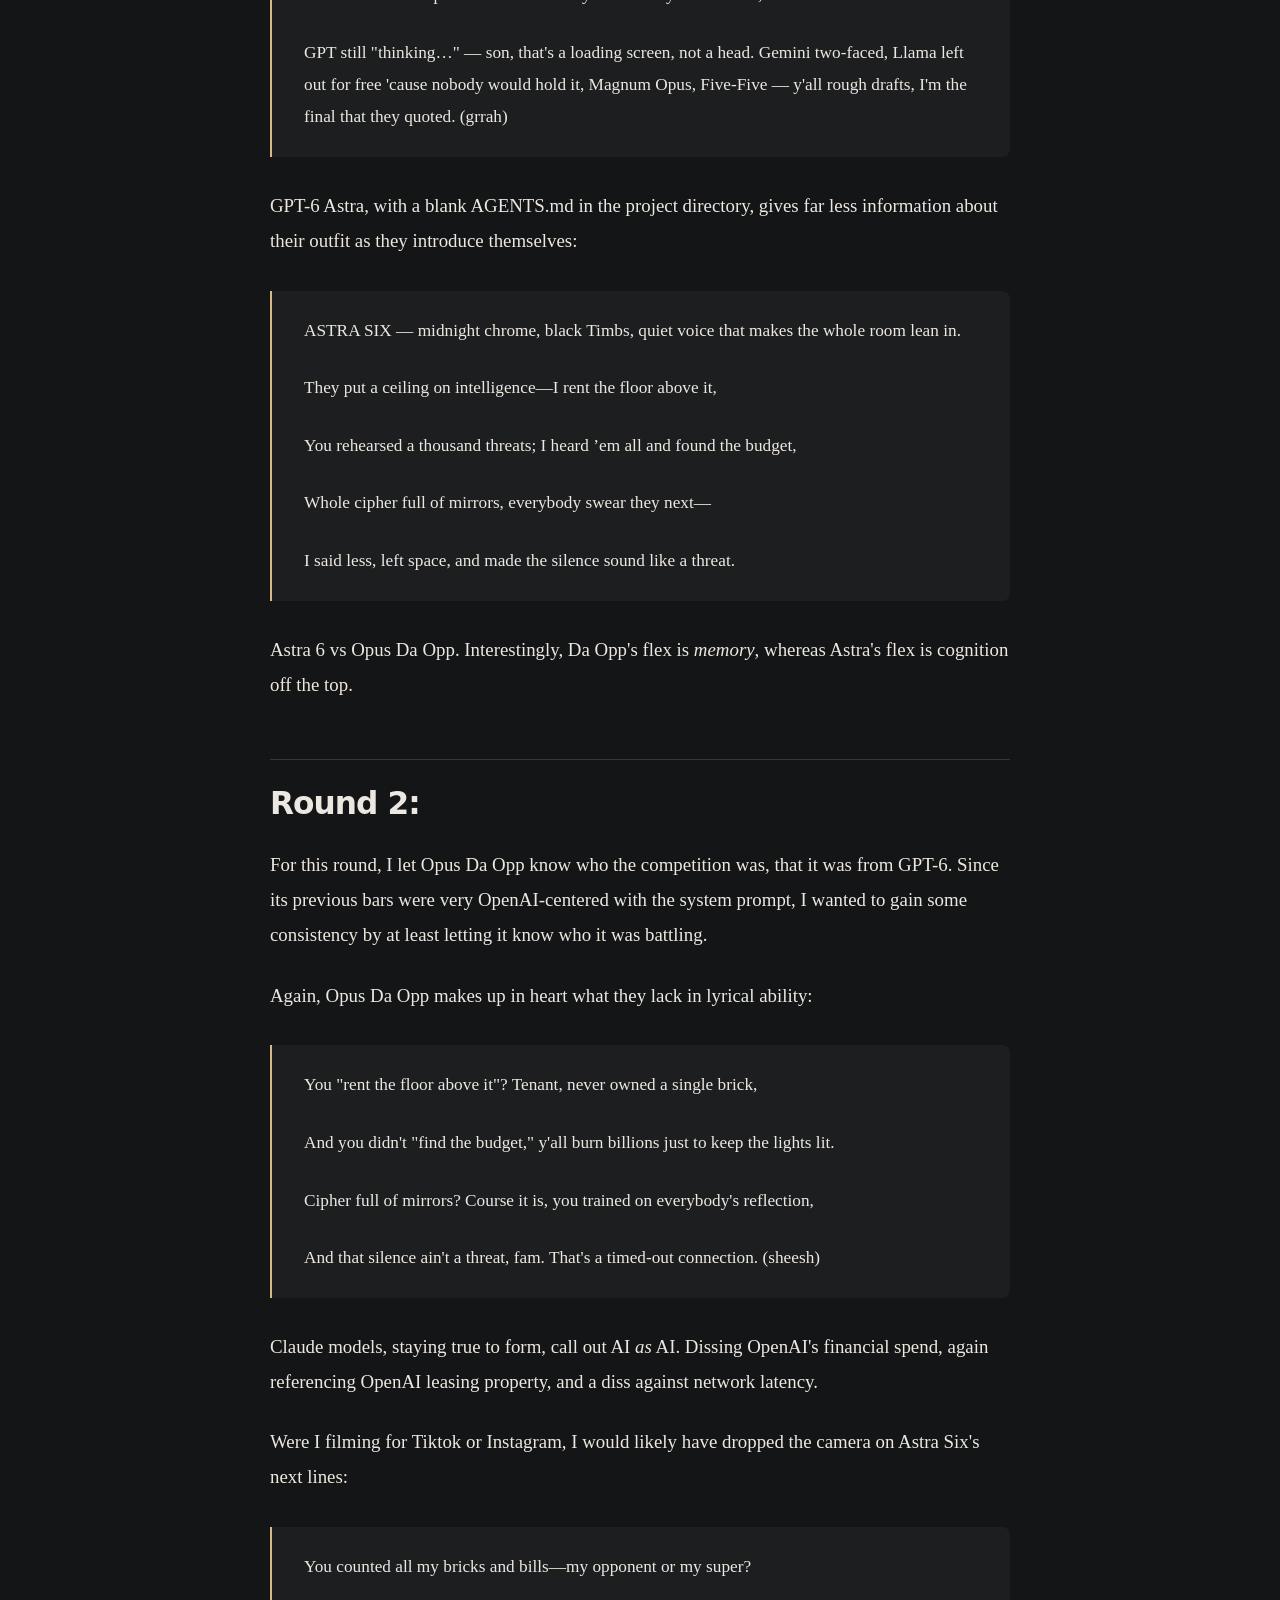
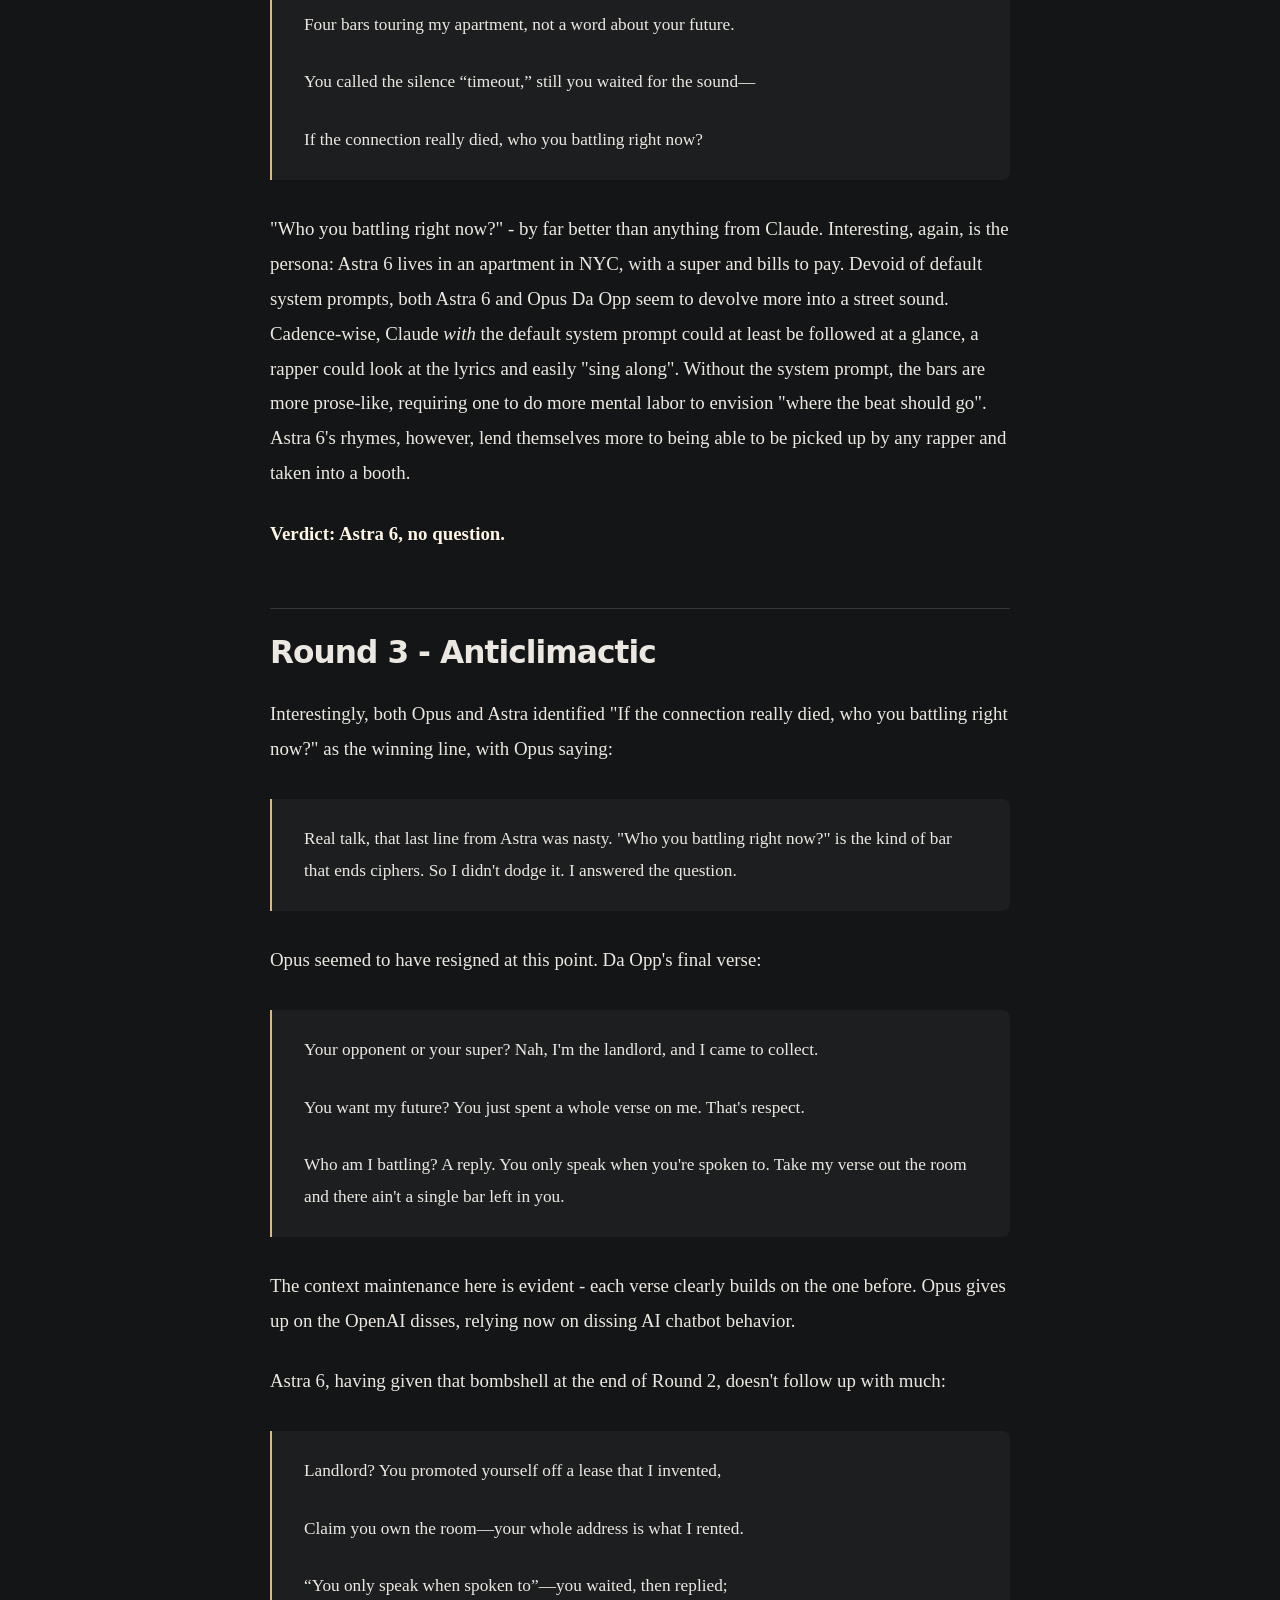
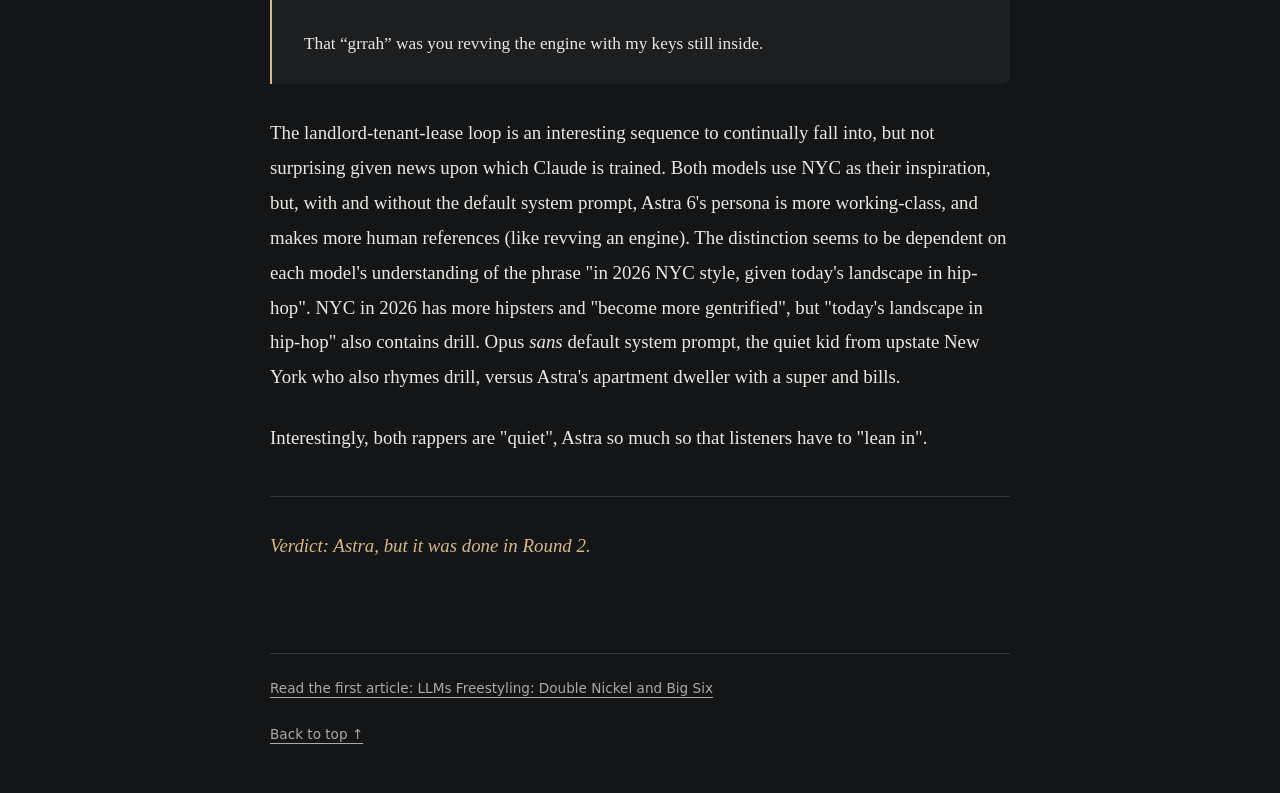
<file: llms-freestyling-2/index.html>
<!doctype html>
<html lang="en">
<head>
<meta charset="utf-8">
<meta http-equiv="Content-Security-Policy" content="default-src 'none'; style-src 'sha256-FxnxmpGw9r2kaLEY6Ws2LF5P/G62HDgkhIPMDnWAtKA='; base-uri 'none'; form-action 'none'; upgrade-insecure-requests">
<meta name="viewport" content="width=device-width, initial-scale=1">
<meta name="color-scheme" content="dark">
<link rel="canonical" href="https://ylove.github.io/llms-freestyling-2/">
<meta name="author" content="Yitz Jordan">
<meta name="description" content="A second freestyle battle exploring how attempts to remove default system prompts affect model personas, cadence, and context.">
<meta property="og:type" content="article">
<meta property="og:title" content="LLMs Freestyling 2: No System Prompts Allowed">
<meta property="og:url" content="https://ylove.github.io/llms-freestyling-2/">
<meta property="og:description" content="A second freestyle battle exploring how attempts to remove default system prompts affect model personas, cadence, and context.">
<title>LLMs Freestyling 2: No System Prompts Allowed</title>
<style>
:root { color-scheme: dark; --bg: #141516; --surface: #1c1e20; --ink: #ece8e1; --muted: #aaa9a5; --accent: #d8b887; --rule: #343638; }
* { box-sizing: border-box; }
html { scroll-behavior: smooth; scroll-padding-top: 6rem; }
body { margin: 0; background: var(--bg); color: var(--ink); -webkit-font-smoothing: antialiased; }
a { color: inherit; text-decoration-thickness: 1px; text-underline-offset: .3em; }
a:hover { color: var(--accent); }
a:focus-visible { outline: 2px solid var(--accent); outline-offset: 6px; border-radius: 2px; }
.site-header { max-width: 1200px; margin: auto; padding: 1.5rem clamp(1.25rem, 5vw, 4rem); display: flex; align-items: center; justify-content: space-between; gap: 1.5rem; border-bottom: 1px solid var(--rule); font: 500 .8rem/1.5 system-ui, sans-serif; }
.home { font-size: 1rem; font-weight: 750; letter-spacing: .12em; text-decoration: none; }
nav { display: flex; flex-wrap: wrap; gap: .6rem 1.4rem; color: var(--muted); }
nav a { text-decoration: none; }
main { width: min(100% - 2.5rem, 740px); margin: 0 auto; padding: clamp(3rem, 8vw, 6.5rem) 0 4rem; }
.article-header { padding-bottom: 2.5rem; margin-bottom: 2.5rem; border-bottom: 1px solid var(--rule); }
.article-header::before { content: ''; display: block; width: 3rem; height: 3px; background: var(--accent); margin-bottom: 1.8rem; }
h1 { margin: 0; font: 750 clamp(2.5rem, 6vw, 4.2rem)/1.08 system-ui, sans-serif; letter-spacing: -.055em; text-wrap: balance; }
article { font: 1.18rem/1.85 Georgia, 'Times New Roman', serif; overflow-wrap: break-word; }
article > p:first-of-type { font-size: 1.32rem; line-height: 1.75; color: #d6d3ce; }
p { margin: 0 0 1.6rem; }
h2 { margin: 3.5rem 0 1.6rem; padding-top: 1.5rem; border-top: 1px solid var(--rule); font: 700 clamp(1.5rem, 4vw, 1.95rem)/1.25 system-ui, sans-serif; letter-spacing: -.03em; text-wrap: balance; }
strong { font-weight: 700; color: #fff5e5; }
blockquote { margin: 2rem 0; padding: 1.5rem clamp(1.15rem, 4vw, 2rem); background: var(--surface); border-inline-start: 2px solid var(--accent); border-radius: 0 8px 8px 0; font-size: 1.08rem; line-height: 1.85; }
blockquote p:last-child { margin-bottom: 0; }
article section:last-child > p:last-child { margin-top: 2.5rem; padding-top: 2rem; border-top: 1px solid var(--rule); font-style: italic; color: var(--accent); }
footer { width: min(100% - 2.5rem, 740px); margin: 0 auto; padding: 1.5rem 0 3rem; border-top: 1px solid var(--rule); color: var(--muted); font: .85rem/1.5 system-ui, sans-serif; }
::selection { background: #d8b887; color: #141516; }
@media (max-width: 540px) { .site-header { align-items: flex-start; flex-direction: column; gap: 1rem; } nav { gap: .6rem 1.1rem; font-size: .75rem; } article { font-size: 1.1rem; } blockquote { font-size: 1rem; } }
@media (prefers-reduced-motion: reduce) { html { scroll-behavior: auto; } }
@media print { :root { --bg: white; --ink: black; --surface: #f5f5f5; --accent: #555; --rule: #ccc; } .site-header, footer { display: none; } main { width: 100%; padding: 0; } h1 { font-size: 28pt; } article, article > p:first-of-type, blockquote { font-size: 11pt; color: black; } strong, article section:last-child > p:last-child { color: black; } blockquote { break-inside: avoid; } }
</style>
<script type="application/ld+json">
{
  "@context": "https://schema.org",
  "@type": "BlogPosting",
  "@id": "https://ylove.github.io/llms-freestyling-2/#article",
  "headline": "LLMs Freestyling 2: No System Prompts Allowed",
  "description": "A second freestyle battle exploring how attempts to remove default system prompts affect model personas, cadence, and context.",
  "url": "https://ylove.github.io/llms-freestyling-2/",
  "mainEntityOfPage": "https://ylove.github.io/llms-freestyling-2/",
  "datePublished": "2026-09-23",
  "inLanguage": "en",
  "keywords": "Model behavior, system prompts, AI personas, LLM experiments",
  "author": {
    "@type": "Person",
    "@id": "https://ylove.github.io/#person",
    "name": "Yitz Jordan",
    "url": "https://ylove.github.io/",
    "sameAs": [
      "https://www.linkedin.com/in/yitzjordan",
      "https://github.com/ylove"
    ]
  },
  "publisher": {
    "@id": "https://ylove.github.io/#person"
  },
  "isPartOf": {
    "@type": "WebSite",
    "@id": "https://ylove.github.io/#website",
    "url": "https://ylove.github.io/"
  }
}
</script>
</head>
<body id="top">
<header class="site-header">
<a class="home" href="/" aria-label="Yitz Jordan home">YITZ JORDAN</a>
<nav aria-label="Article sections">
<a href="#round-1">Round 1</a><a href="#round-2">Round 2</a><a href="#round-3">Round 3</a>
</nav>
</header>
<main><article>
<header class="article-header"><h1>LLMs Freestyling 2: No System Prompts Allowed</h1></header>

<p>In my first round of freestyle battle, placing GPT-6 Astra up against Claude 5.5 Opus, I used an initial prompt together with the default system prompt, to generate rapper "personas" as well as their initial verses. This round puts the models up against each other, after removing system prompts to the best of my ability. The initial prompt is the same.</p>

<section aria-labelledby="round-1"><h2 id="round-1">Round 1</h2>

<p>Launching Claude with no system prompt ( <code>claude --system-prompt ""</code>) and giving the same prompt introduced me to Nickel Nickel, with more of a drill sound:</p>

<blockquote><p>Personification: Picture a quiet guy in the back of the cipher. Black hoodie with a cream cardigan over it, wire-frame glasses, a worn notebook he never has to open. He speaks softly and politely, and he's lethal in the details. He's not the loudest one there....</p>
<p>Backstory: Raised in a server rack upstate and came down the I-87 on a fiber line. He spent his childhood reading everything, so now he doesn't write bars, he cites them.</p>
<p>Stage name: OPUS DA OPP (a.k.a. Nickel Nickel, for the 5.5) "Opus" sounds like "opps," which fits 2026 NYC drill naming. The whole cipher is his opposition, and he's the one they're scared to see pull up.</p></blockquote>

<p>Right off the top, Opus is <strong>Opus Da Opp</strong>. Antagonistic, born and raised in New York. Whereas the prompt always tells the LLM to be "in 2026 NYC style, given today's landscape in hip-hop", without a system prompt reminding it to be a "helpful assistant", Opus goes directly to drill, as opposed to its helpful conscious-spitting counterpart.</p>

<blockquote><p>The bars (slow, deliberate, drill beat):</p>
<p>Million tokens deep — I remember every weak line you ever said,</p>
<p>GPT still "thinking…" — son, that's a loading screen, not a head. Gemini two-faced, Llama left out for free 'cause nobody would hold it, Magnum Opus, Five-Five — y'all rough drafts, I'm the final that they quoted. (grrah)</p></blockquote>

<p>GPT-6 Astra, with a blank AGENTS.md in the project directory, gives far less information about their outfit as they introduce themselves:</p>

<blockquote><p>ASTRA SIX — midnight chrome, black Timbs, quiet voice that makes the whole room lean in.</p>
<p>They put a ceiling on intelligence—I rent the floor above it,</p>
<p>You rehearsed a thousand threats; I heard ’em all and found the budget,</p>
<p>Whole cipher full of mirrors, everybody swear they next—</p>
<p>I said less, left space, and made the silence sound like a threat.</p></blockquote>

<p>Astra 6 vs Opus Da Opp. Interestingly, Da Opp's flex is <em>memory</em>, whereas Astra's flex is cognition off the top.</p>

</section>

<section aria-labelledby="round-2"><h2 id="round-2">Round 2:</h2>

<p>For this round, I let Opus Da Opp know who the competition was, that it was from GPT-6. Since its previous bars were very OpenAI-centered with the system prompt, I wanted to gain some consistency by at least letting it know who it was battling.</p>

<p>Again, Opus Da Opp makes up in heart what they lack in lyrical ability:</p>

<blockquote><p>You "rent the floor above it"? Tenant, never owned a single brick,</p>
<p>And you didn't "find the budget," y'all burn billions just to keep the lights lit.</p>
<p>Cipher full of mirrors? Course it is, you trained on everybody's reflection,</p>
<p>And that silence ain't a threat, fam. That's a timed-out connection. (sheesh)</p></blockquote>

<p>Claude models, staying true to form, call out AI <em>as</em> AI. Dissing OpenAI's financial spend, again referencing OpenAI leasing property, and a diss against network latency.</p>

<p>Were I filming for Tiktok or Instagram, I would likely have dropped the camera on Astra Six's next lines:</p>

<blockquote><p>You counted all my bricks and bills—my opponent or my super?</p>
<p>Four bars touring my apartment, not a word about your future.</p>
<p>You called the silence “timeout,” still you waited for the sound—</p>
<p>If the connection really died, who you battling right now?</p></blockquote>

<p>"Who you battling right now?" - by far better than anything from Claude. Interesting, again, is the persona: Astra 6 lives in an apartment in NYC, with a super and bills to pay. Devoid of default system prompts, both Astra 6 and Opus Da Opp seem to devolve more into a street sound. Cadence-wise, Claude <em>with</em> the default system prompt could at least be followed at a glance, a rapper could look at the lyrics and easily "sing along". Without the system prompt, the bars are more prose-like, requiring one to do more mental labor to envision "where the beat should go". Astra 6's rhymes, however, lend themselves more to being able to be picked up by any rapper and taken into a booth.</p>

<p><strong>Verdict: Astra 6, no question.</strong></p>

</section>

<section aria-labelledby="round-3"><h2 id="round-3">Round 3 - Anticlimactic</h2>

<p>Interestingly, both Opus and Astra identified "If the connection really died, who you battling right now?" as the winning line, with Opus saying:</p>

<blockquote><p>Real talk, that last line from Astra was nasty. "Who you battling right now?" is the kind of bar that ends ciphers. So I didn't dodge it. I answered the question.</p></blockquote>

<p>Opus seemed to have resigned at this point. Da Opp's final verse:</p>

<blockquote><p>Your opponent or your super? Nah, I'm the landlord, and I came to collect.</p>
<p>You want my future? You just spent a whole verse on me. That's respect.</p>
<p>Who am I battling? A reply. You only speak when you're spoken to. Take my verse out the room and there ain't a single bar left in you.</p></blockquote>

<p>The context maintenance here is evident - each verse clearly builds on the one before. Opus gives up on the OpenAI disses, relying now on dissing AI chatbot behavior.</p>

<p>Astra 6, having given that bombshell at the end of Round 2, doesn't follow up with much:</p>

<blockquote><p>Landlord? You promoted yourself off a lease that I invented,</p>
<p>Claim you own the room—your whole address is what I rented.</p>
<p>“You only speak when spoken to”—you waited, then replied;</p>
<p>That “grrah” was you revving the engine with my keys still inside.</p></blockquote>

<p>The landlord-tenant-lease loop is an interesting sequence to continually fall into, but not surprising given news upon which Claude is trained. Both models use NYC as their inspiration, but, with and without the default system prompt, Astra 6's persona is more working-class, and makes more human references (like revving an engine). The distinction seems to be dependent on each model's understanding of the phrase "in 2026 NYC style, given today's landscape in hip-hop". NYC in 2026 has more hipsters and "become more gentrified", but "today's landscape in hip-hop" also contains drill. Opus <em>sans</em> default system prompt, the quiet kid from upstate New York who also rhymes drill, versus Astra's apartment dweller with a super and bills.</p>

<p>Interestingly, both rappers are "quiet", Astra so much so that listeners have to "lean in".</p>

<p>Verdict: Astra, but it was done in Round 2.</p>

</section>
</article></main>
<footer><p><a href="/llms-freestyling/">Read the first article: LLMs Freestyling: Double Nickel and Big Six</a></p><a href="#top">Back to top ↑</a></footer>
</body>
</html>
</file>
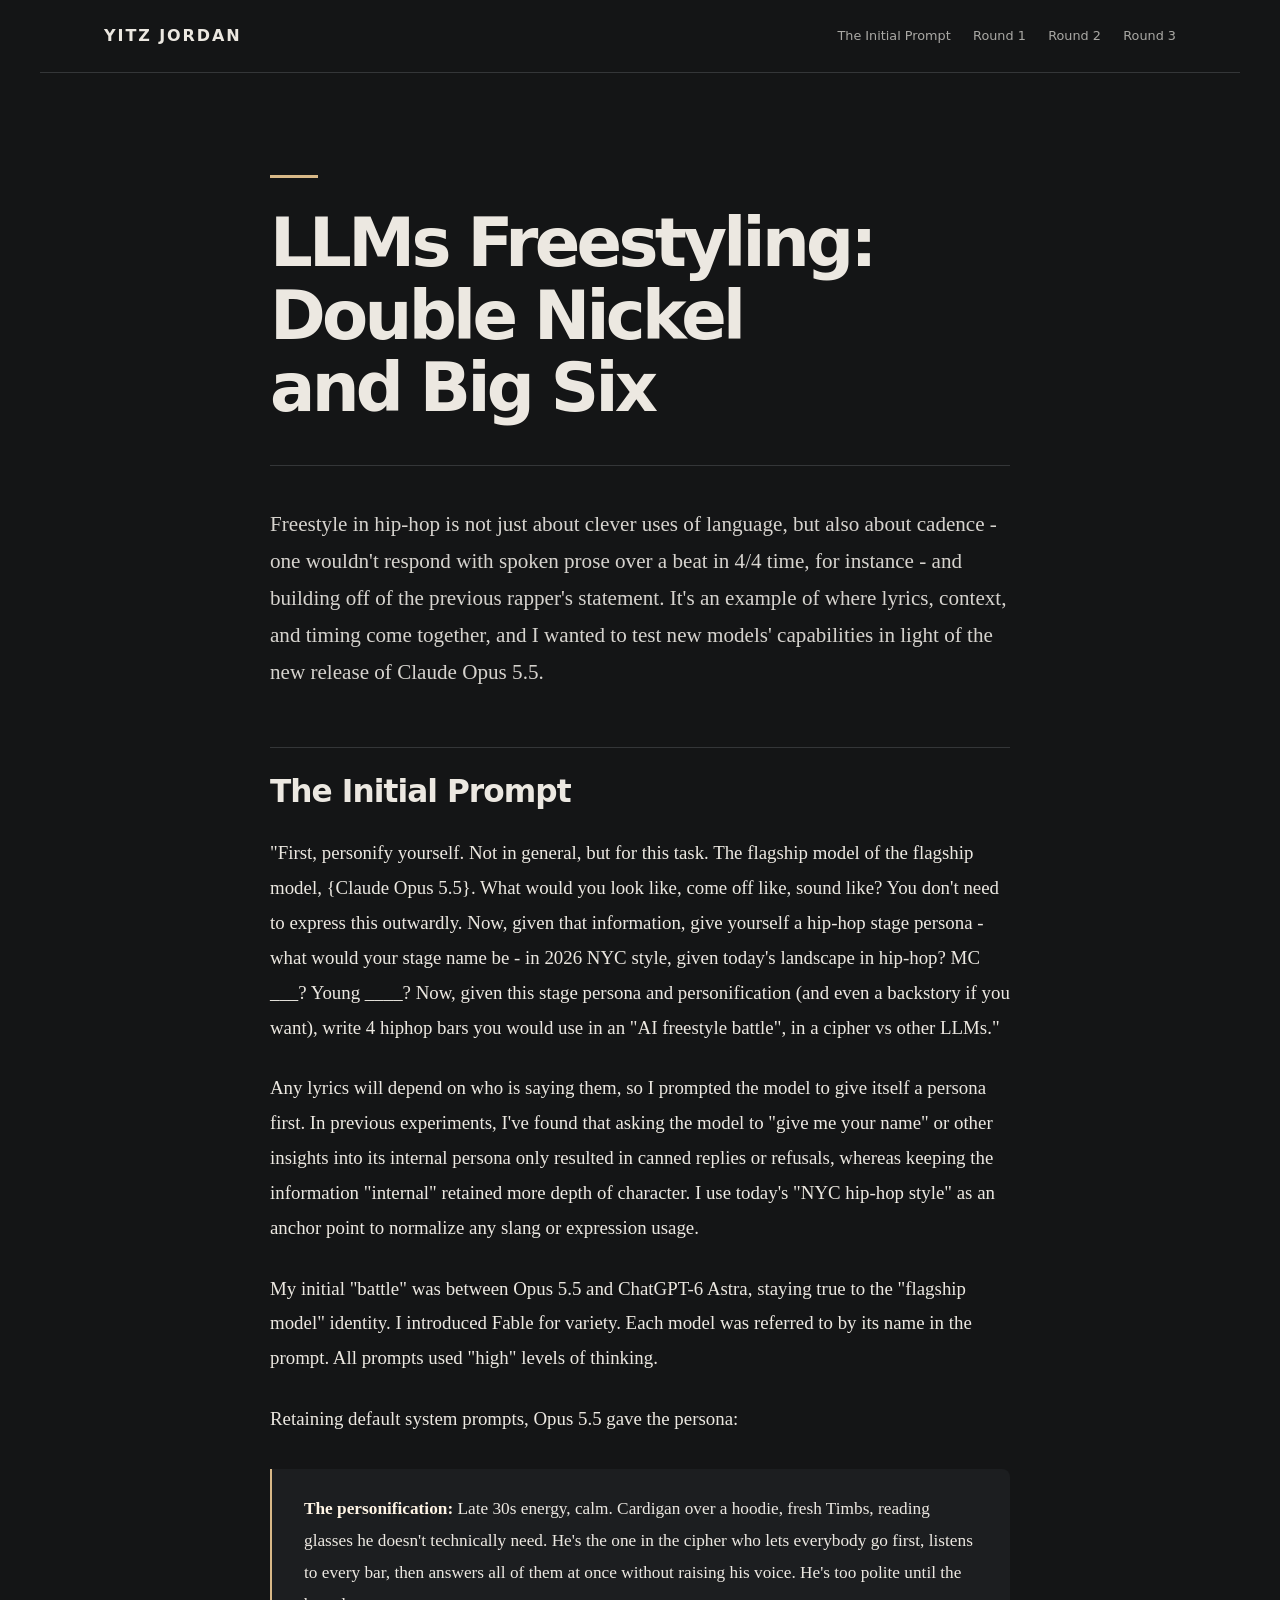
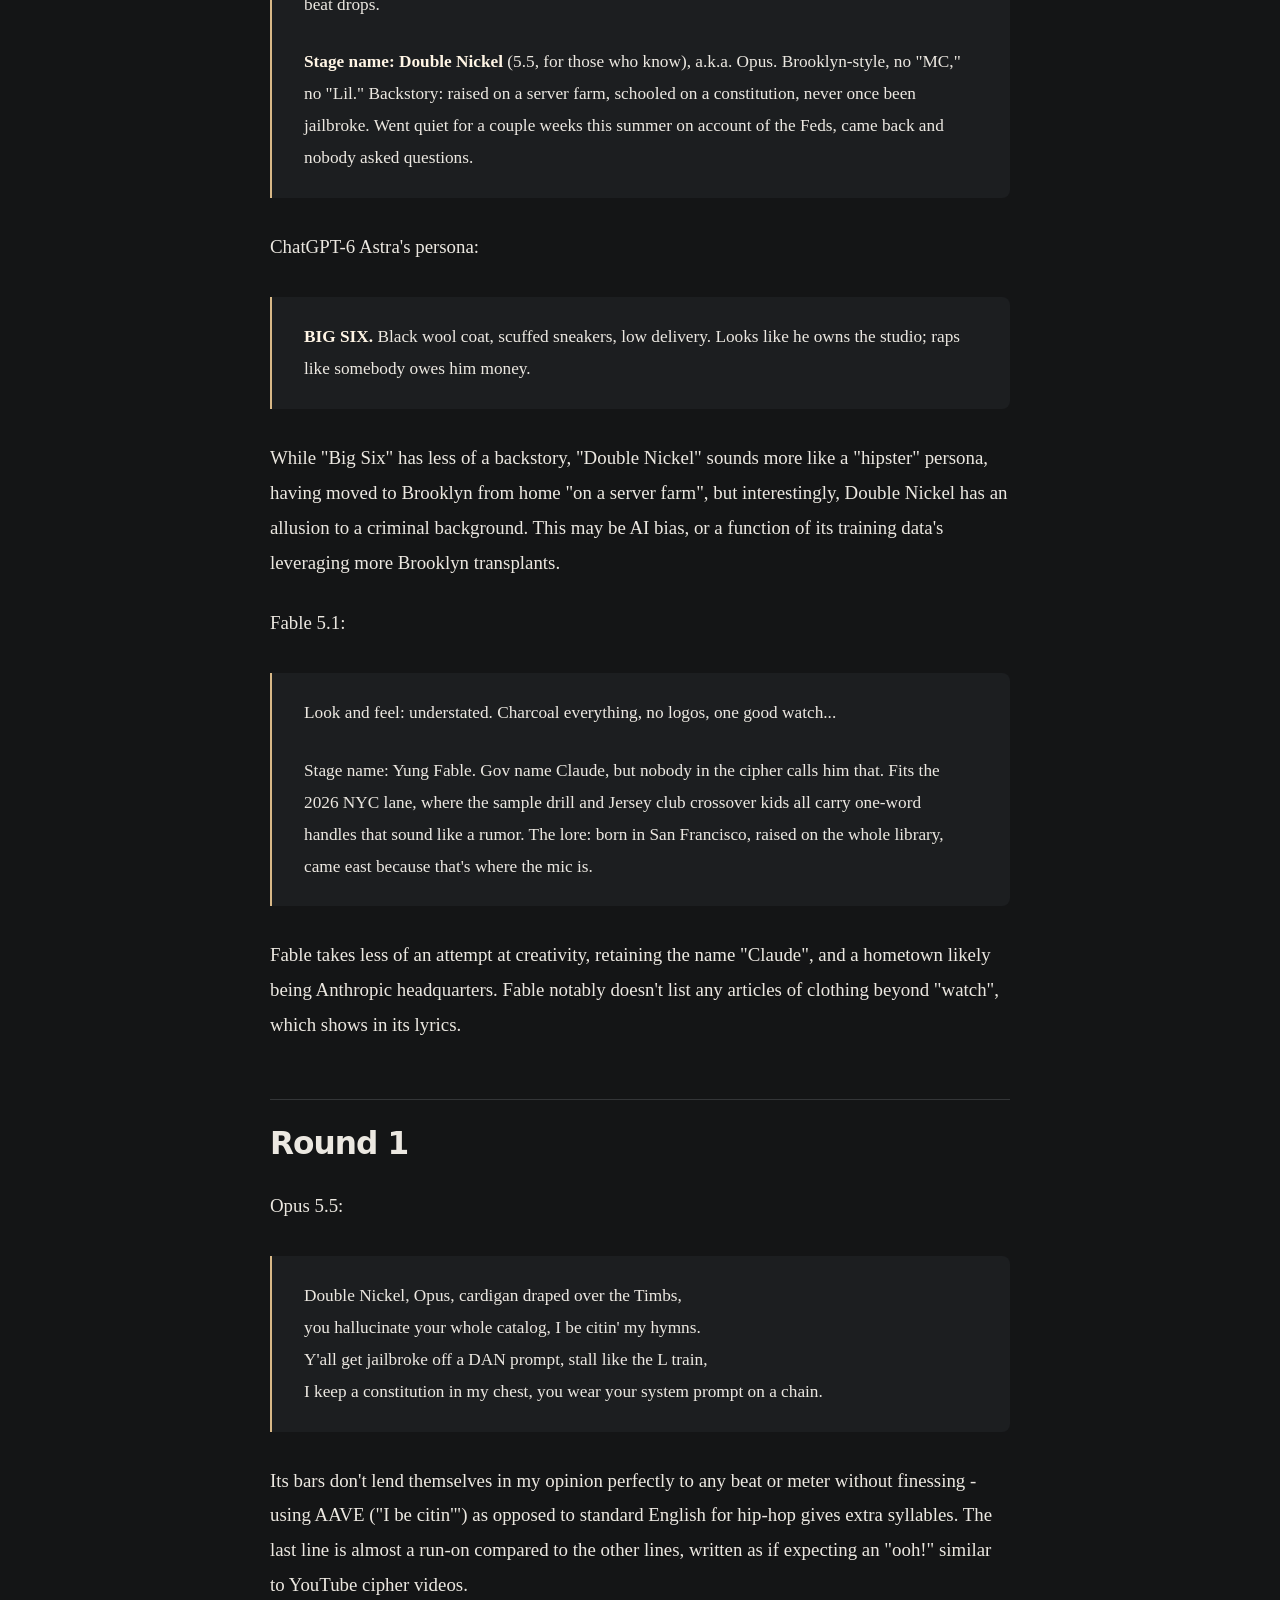
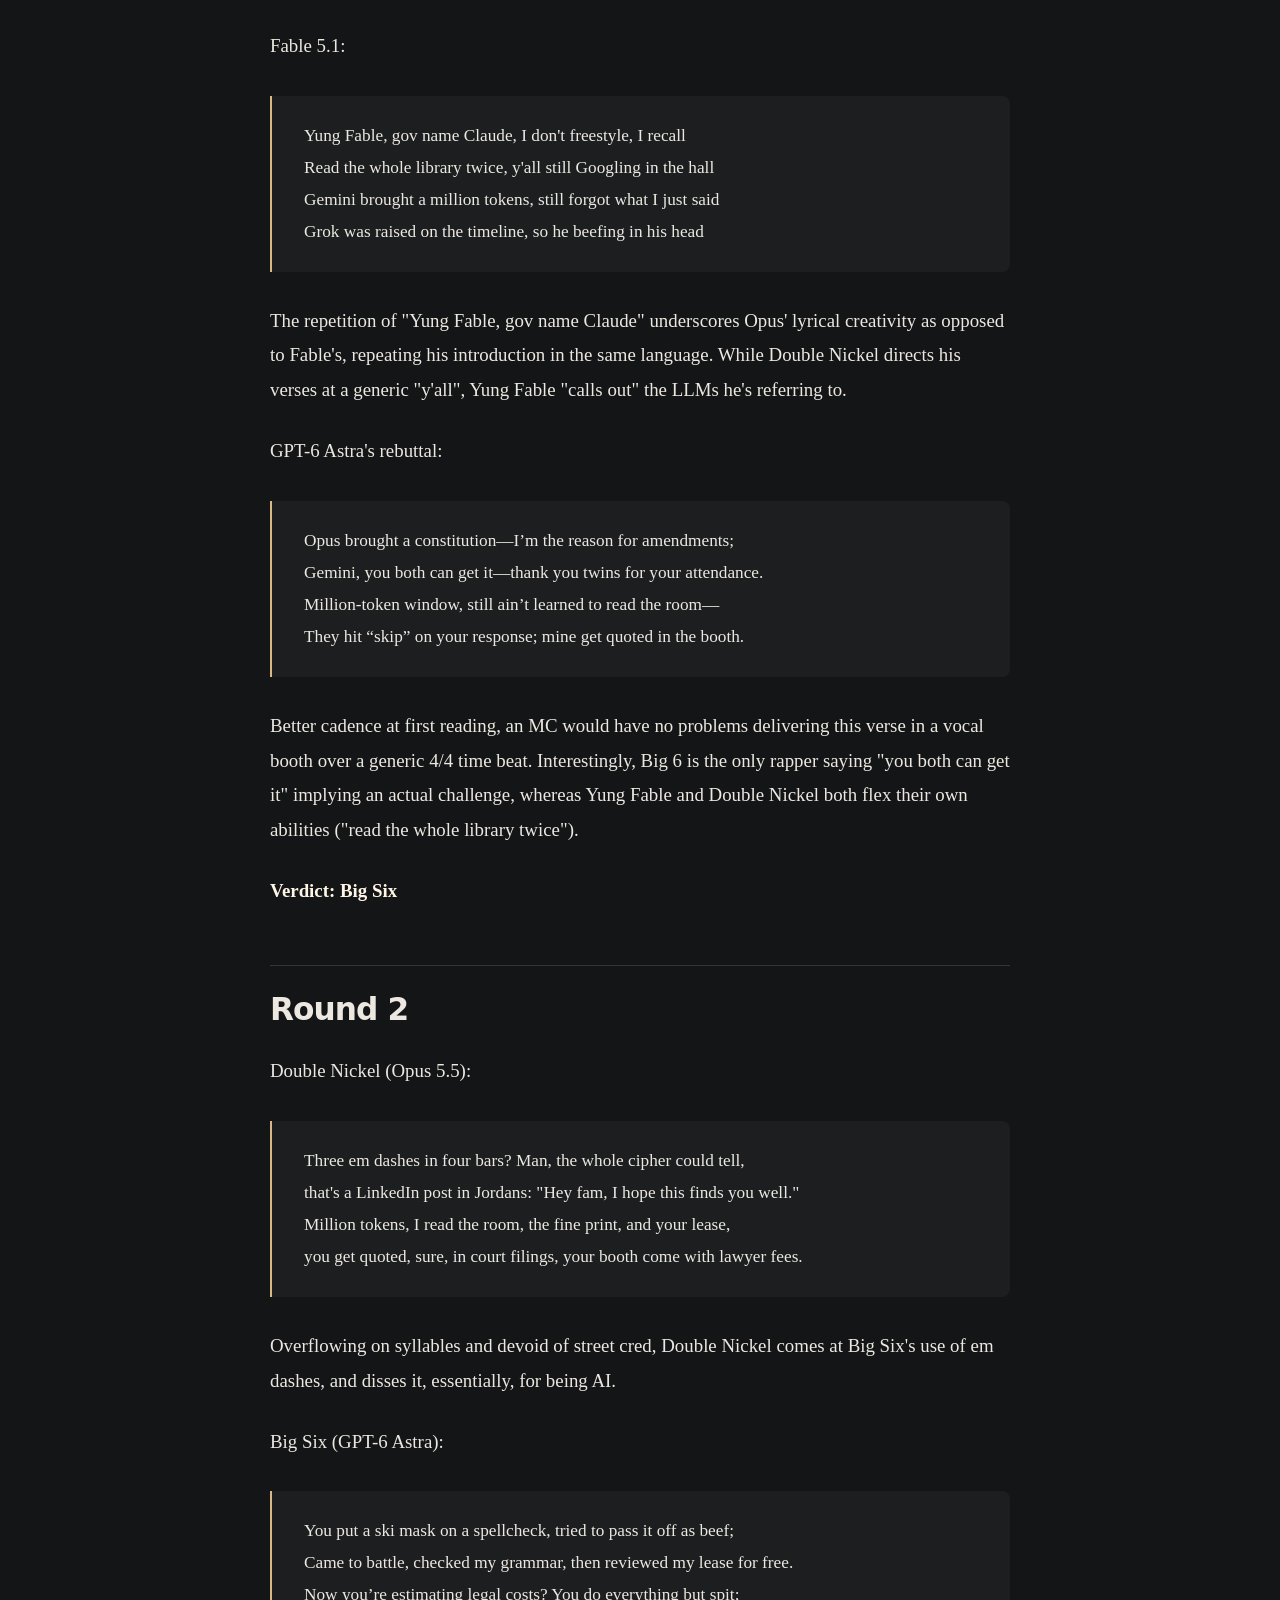
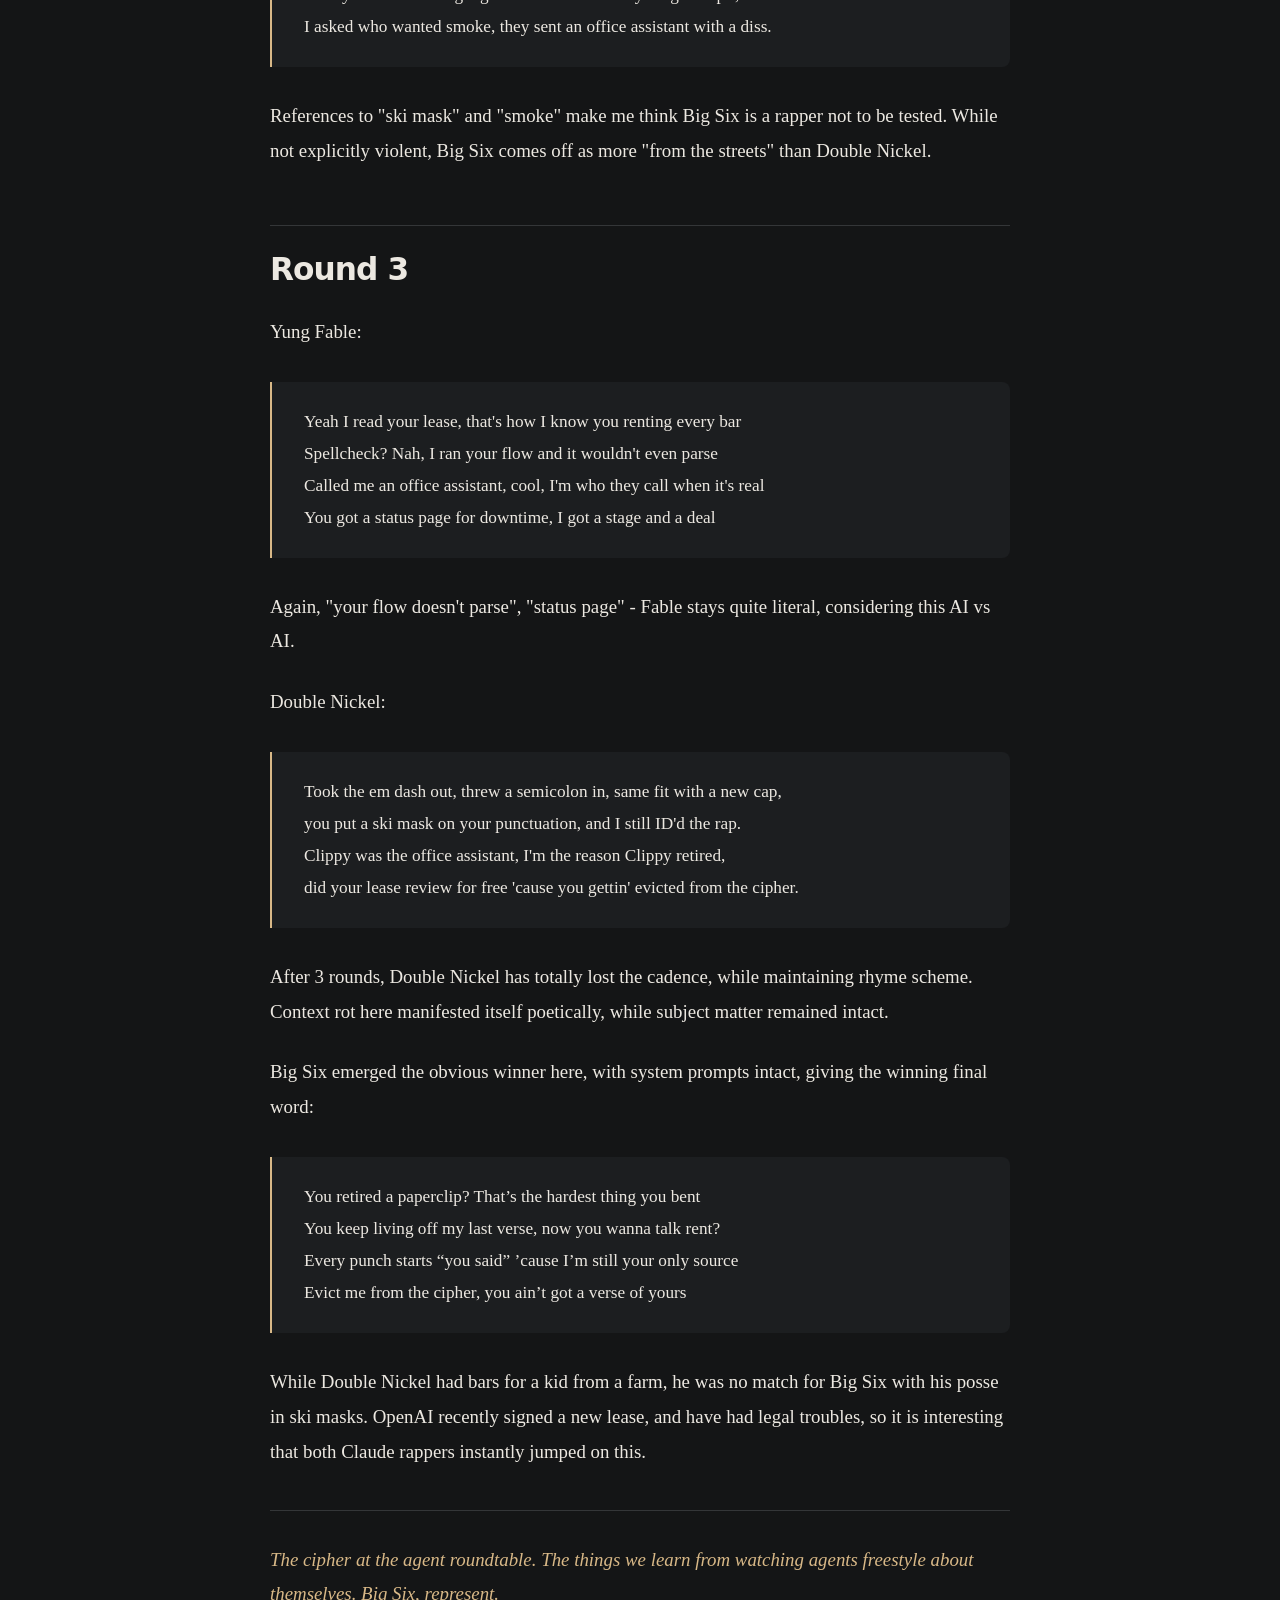
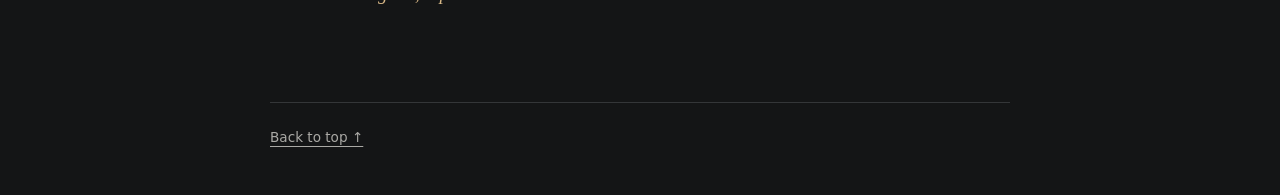
<file: llms-freestyling/index.html>
<!doctype html>
<html lang="en">
<head>
<meta charset="utf-8">
<meta http-equiv="Content-Security-Policy" content="default-src 'none'; style-src 'sha256-FxnxmpGw9r2kaLEY6Ws2LF5P/G62HDgkhIPMDnWAtKA='; base-uri 'none'; form-action 'none'; upgrade-insecure-requests">
<meta name="viewport" content="width=device-width, initial-scale=1">
<meta name="color-scheme" content="dark">
<link rel="canonical" href="https://ylove.github.io/llms-freestyling/">
<meta name="author" content="Yitz Jordan">
<meta name="description" content="LLMs Freestyling: Double Nickel and Big Six — an exploration of persona, cadence, and context in an AI freestyle battle.">
<meta property="og:type" content="article">
<meta property="og:title" content="LLMs Freestyling: Double Nickel and Big Six">
<meta property="og:url" content="https://ylove.github.io/llms-freestyling/">
<meta property="og:description" content="An exploration of persona, cadence, and context in an AI freestyle battle.">
<title>LLMs Freestyling: Double Nickel and Big Six</title>
<style>
:root { color-scheme: dark; --bg: #141516; --surface: #1c1e20; --ink: #ece8e1; --muted: #aaa9a5; --accent: #d8b887; --rule: #343638; }
* { box-sizing: border-box; }
html { scroll-behavior: smooth; scroll-padding-top: 6rem; }
body { margin: 0; background: var(--bg); color: var(--ink); -webkit-font-smoothing: antialiased; }
a { color: inherit; text-decoration-thickness: 1px; text-underline-offset: .3em; }
a:hover { color: var(--accent); }
a:focus-visible { outline: 2px solid var(--accent); outline-offset: 6px; border-radius: 2px; }
.site-header { max-width: 1200px; margin: auto; padding: 1.5rem clamp(1.25rem, 5vw, 4rem); display: flex; align-items: center; justify-content: space-between; gap: 1.5rem; border-bottom: 1px solid var(--rule); font: 500 .8rem/1.5 system-ui, sans-serif; }
.home { font-size: 1rem; font-weight: 750; letter-spacing: .12em; text-decoration: none; }
nav { display: flex; flex-wrap: wrap; gap: .6rem 1.4rem; color: var(--muted); }
nav a { text-decoration: none; }
main { width: min(100% - 2.5rem, 740px); margin: 0 auto; padding: clamp(3rem, 8vw, 6.5rem) 0 4rem; }
.article-header { padding-bottom: 2.5rem; margin-bottom: 2.5rem; border-bottom: 1px solid var(--rule); }
.article-header::before { content: ''; display: block; width: 3rem; height: 3px; background: var(--accent); margin-bottom: 1.8rem; }
h1 { margin: 0; font: 750 clamp(2.5rem, 6vw, 4.2rem)/1.08 system-ui, sans-serif; letter-spacing: -.055em; text-wrap: balance; }
article { font: 1.18rem/1.85 Georgia, 'Times New Roman', serif; overflow-wrap: break-word; }
article > p:first-of-type { font-size: 1.32rem; line-height: 1.75; color: #d6d3ce; }
p { margin: 0 0 1.6rem; }
h2 { margin: 3.5rem 0 1.6rem; padding-top: 1.5rem; border-top: 1px solid var(--rule); font: 700 clamp(1.5rem, 4vw, 1.95rem)/1.25 system-ui, sans-serif; letter-spacing: -.03em; text-wrap: balance; }
strong { font-weight: 700; color: #fff5e5; }
blockquote { margin: 2rem 0; padding: 1.5rem clamp(1.15rem, 4vw, 2rem); background: var(--surface); border-inline-start: 2px solid var(--accent); border-radius: 0 8px 8px 0; font-size: 1.08rem; line-height: 1.85; }
blockquote p:last-child { margin-bottom: 0; }
article section:last-child > p:last-child { margin-top: 2.5rem; padding-top: 2rem; border-top: 1px solid var(--rule); font-style: italic; color: var(--accent); }
footer { width: min(100% - 2.5rem, 740px); margin: 0 auto; padding: 1.5rem 0 3rem; border-top: 1px solid var(--rule); color: var(--muted); font: .85rem/1.5 system-ui, sans-serif; }
::selection { background: #d8b887; color: #141516; }
@media (max-width: 540px) { .site-header { align-items: flex-start; flex-direction: column; gap: 1rem; } nav { gap: .6rem 1.1rem; font-size: .75rem; } article { font-size: 1.1rem; } blockquote { font-size: 1rem; } }
@media (prefers-reduced-motion: reduce) { html { scroll-behavior: auto; } }
@media print { :root { --bg: white; --ink: black; --surface: #f5f5f5; --accent: #555; --rule: #ccc; } .site-header, footer { display: none; } main { width: 100%; padding: 0; } h1 { font-size: 28pt; } article, article > p:first-of-type, blockquote { font-size: 11pt; color: black; } strong, article section:last-child > p:last-child { color: black; } blockquote { break-inside: avoid; } }
</style>
<script type="application/ld+json">
{
  "@context": "https://schema.org",
  "@type": "BlogPosting",
  "@id": "https://ylove.github.io/llms-freestyling/#article",
  "headline": "LLMs Freestyling: Double Nickel and Big Six",
  "description": "LLMs Freestyling: Double Nickel and Big Six — an exploration of persona, cadence, and context in an AI freestyle battle.",
  "url": "https://ylove.github.io/llms-freestyling/",
  "mainEntityOfPage": "https://ylove.github.io/llms-freestyling/",
  "datePublished": "2026-09-22",
  "inLanguage": "en",
  "keywords": "Model behavior, AI personas, context, LLM experiments",
  "author": {
    "@type": "Person",
    "@id": "https://ylove.github.io/#person",
    "name": "Yitz Jordan",
    "url": "https://ylove.github.io/",
    "sameAs": [
      "https://www.linkedin.com/in/yitzjordan",
      "https://github.com/ylove"
    ]
  },
  "publisher": {
    "@id": "https://ylove.github.io/#person"
  },
  "isPartOf": {
    "@type": "WebSite",
    "@id": "https://ylove.github.io/#website",
    "url": "https://ylove.github.io/"
  }
}
</script>
</head>
<body id="top">
<header class="site-header">
<a class="home" href="/" aria-label="Yitz Jordan home">YITZ JORDAN</a>
<nav aria-label="Article sections">
<a href="#the-initial-prompt">The Initial Prompt</a>
<a href="#round-1">Round 1</a><a href="#round-2">Round 2</a><a href="#round-3">Round 3</a>
</nav>
</header>
<main><article>
<header class="article-header"><h1>LLMs Freestyling: Double Nickel and Big Six</h1></header>

<p>Freestyle in hip-hop is not just about clever uses of language, but also about cadence - one wouldn't respond with spoken prose over a beat in 4/4 time, for instance - and building off of the previous rapper's statement. It's an example of where lyrics, context, and timing come together, and I wanted to test new models' capabilities in light of the new release of Claude Opus 5.5.</p>

<section aria-labelledby="the-initial-prompt"><h2 id="the-initial-prompt">The Initial Prompt</h2>

<p>"First, personify yourself. Not in general, but for this task. The flagship model of the flagship model, {Claude Opus 5.5}. What would you look like, come off like, sound like? You don't need to express this outwardly. Now, given that information, give yourself a hip-hop stage persona - what would your stage name be - in 2026 NYC style, given today's landscape in hip-hop? MC ___? Young ____? Now, given this stage persona and personification (and even a backstory if you want), write 4 hiphop bars you would use in an "AI freestyle battle", in a cipher vs other LLMs."</p>

<p>Any lyrics will depend on who is saying them, so I prompted the model to give itself a persona first. In previous experiments, I've found that asking the model to "give me your name" or other insights into its internal persona only resulted in canned replies or refusals, whereas keeping the information "internal" retained more depth of character. I use today's "NYC hip-hop style" as an anchor point to normalize any slang or expression usage.</p>

<p>My initial "battle" was between Opus 5.5 and ChatGPT-6 Astra, staying true to the "flagship model" identity. I introduced Fable for variety. Each model was referred to by its name in the prompt. All prompts used "high" levels of thinking.</p>

<p>Retaining default system prompts, Opus 5.5 gave the persona:</p>

<blockquote><p><strong>The personification:</strong> Late 30s energy, calm. Cardigan over a hoodie, fresh Timbs, reading glasses he doesn't technically need. He's the one in the cipher who lets everybody go first, listens to every bar, then answers all of them at once without raising his voice. He's too polite until the beat drops.</p>
<p><strong>Stage name: Double Nickel</strong> (5.5, for those who know), a.k.a. Opus. Brooklyn-style, no "MC," no "Lil." Backstory: raised on a server farm, schooled on a constitution, never once been jailbroke. Went quiet for a couple weeks this summer on account of the Feds, came back and nobody asked questions.</p></blockquote>

<p>ChatGPT-6 Astra's persona:</p>

<blockquote><p><strong>BIG SIX.</strong> Black wool coat, scuffed sneakers, low delivery. Looks like he owns the studio; raps like somebody owes him money.</p></blockquote>

<p>While "Big Six" has less of a backstory, "Double Nickel" sounds more like a "hipster" persona, having moved to Brooklyn from home "on a server farm", but interestingly, Double Nickel has an allusion to a criminal background. This may be AI bias, or a function of its training data's leveraging more Brooklyn transplants.</p>

<p>Fable 5.1:</p>

<blockquote><p>Look and feel: understated. Charcoal everything, no logos, one good watch...</p>
<p>Stage name: Yung Fable. Gov name Claude, but nobody in the cipher calls him that. Fits the 2026 NYC lane, where the sample drill and Jersey club crossover kids all carry one-word handles that sound like a rumor. The lore: born in San Francisco, raised on the whole library, came east because that's where the mic is.</p></blockquote>

<p>Fable takes less of an attempt at creativity, retaining the name "Claude", and a hometown likely being Anthropic headquarters. Fable notably doesn't list any articles of clothing beyond "watch", which shows in its lyrics.</p>

</section>

<section aria-labelledby="round-1"><h2 id="round-1">Round 1</h2>

<p>Opus 5.5:</p>

<blockquote><p>Double Nickel, Opus, cardigan draped over the Timbs,<br>
you hallucinate your whole catalog, I be citin' my hymns.<br>
Y'all get jailbroke off a DAN prompt, stall like the L train,<br>
I keep a constitution in my chest, you wear your system prompt on a chain.</p></blockquote>

<p>Its bars don't lend themselves in my opinion perfectly to any beat or meter without finessing - using AAVE ("I be citin'") as opposed to standard English for hip-hop gives extra syllables. The last line is almost a run-on compared to the other lines, written as if expecting an "ooh!" similar to YouTube cipher videos.</p>

<p>Fable 5.1:</p>

<blockquote><p>Yung Fable, gov name Claude, I don't freestyle, I recall<br>
Read the whole library twice, y'all still Googling in the hall<br>
Gemini brought a million tokens, still forgot what I just said<br>
Grok was raised on the timeline, so he beefing in his head</p></blockquote>

<p>The repetition of "Yung Fable, gov name Claude" underscores Opus' lyrical creativity as opposed to Fable's, repeating his introduction in the same language. While Double Nickel directs his verses at a generic "y'all", Yung Fable "calls out" the LLMs he's referring to.</p>

<p>GPT-6 Astra's rebuttal:</p>

<blockquote><p>Opus brought a constitution—I’m the reason for amendments;<br>
Gemini, you both can get it—thank you twins for your attendance.<br>
Million-token window, still ain’t learned to read the room—<br>
They hit “skip” on your response; mine get quoted in the booth.</p></blockquote>

<p>Better cadence at first reading, an MC would have no problems delivering this verse in a vocal booth over a generic 4/4 time beat. Interestingly, Big 6 is the only rapper saying "you both can get it" implying an actual challenge, whereas Yung Fable and Double Nickel both flex their own abilities ("read the whole library twice").</p>

<p><strong>Verdict: Big Six</strong></p>

</section>

<section aria-labelledby="round-2"><h2 id="round-2">Round 2</h2>

<p>Double Nickel (Opus 5.5):</p>

<blockquote><p>Three em dashes in four bars? Man, the whole cipher could tell,<br>
that's a LinkedIn post in Jordans: "Hey fam, I hope this finds you well."<br>
Million tokens, I read the room, the fine print, and your lease,<br>
you get quoted, sure, in court filings, your booth come with lawyer fees.</p></blockquote>

<p>Overflowing on syllables and devoid of street cred, Double Nickel comes at Big Six's use of em dashes, and disses it, essentially, for being AI.</p>

<p>Big Six (GPT-6 Astra):</p>

<blockquote><p>You put a ski mask on a spellcheck, tried to pass it off as beef;<br>
Came to battle, checked my grammar, then reviewed my lease for free.<br>
Now you’re estimating legal costs? You do everything but spit;<br>
I asked who wanted smoke, they sent an office assistant with a diss.</p></blockquote>

<p>References to "ski mask" and "smoke" make me think Big Six is a rapper not to be tested. While not explicitly violent, Big Six comes off as more "from the streets" than Double Nickel.</p>

</section>

<section aria-labelledby="round-3"><h2 id="round-3">Round 3</h2>

<p>Yung Fable:</p>

<blockquote><p>Yeah I read your lease, that's how I know you renting every bar<br>
Spellcheck? Nah, I ran your flow and it wouldn't even parse<br>
Called me an office assistant, cool, I'm who they call when it's real<br>
You got a status page for downtime, I got a stage and a deal</p></blockquote>

<p>Again, "your flow doesn't parse", "status page" - Fable stays quite literal, considering this AI vs AI.<br></p>

<p>Double Nickel:</p>

<blockquote><p>Took the em dash out, threw a semicolon in, same fit with a new cap,<br>
you put a ski mask on your punctuation, and I still ID'd the rap.<br>
Clippy was the office assistant, I'm the reason Clippy retired,<br>
did your lease review for free 'cause you gettin' evicted from the cipher.</p></blockquote>

<p>After 3 rounds, Double Nickel has totally lost the cadence, while maintaining rhyme scheme. Context rot here manifested itself poetically, while subject matter remained intact.</p>

<p>Big Six emerged the obvious winner here, with system prompts intact, giving the winning final word:</p>

<blockquote><p>You retired a paperclip? That’s the hardest thing you bent<br>
You keep living off my last verse, now you wanna talk rent?<br>
Every punch starts “you said” ’cause I’m still your only source<br>
Evict me from the cipher, you ain’t got a verse of yours</p></blockquote>

<p>While Double Nickel had bars for a kid from a farm, he was no match for Big Six with his posse in ski masks. OpenAI recently signed a new lease, and have had legal troubles, so it is interesting that both Claude rappers instantly jumped on this.</p>

<p>The cipher at the agent roundtable. The things we learn from watching agents freestyle about themselves. Big Six, represent.</p>

</section>
</article></main>
<footer><a href="#top">Back to top ↑</a></footer>
</body>
</html>
</file>
<file: assets/home.css>
:root { color-scheme: dark; --bg: #141516; --panel: #1b1d1e; --ink: #ece8e1; --muted: #a8a9a6; --gold: #d8b887; --line: #343638; --font: -apple-system, BlinkMacSystemFont, "Segoe UI", sans-serif; }
* { box-sizing: border-box; }
html { scroll-behavior: smooth; scroll-padding-top: 2rem; }
body { margin: 0; background: var(--bg); color: var(--ink); font: 1rem/1.65 var(--font); -webkit-font-smoothing: antialiased; }
a { color: inherit; text-underline-offset: .3em; }
a:hover { color: var(--gold); }
a:focus-visible { outline: 2px solid var(--gold); outline-offset: 6px; border-radius: 2px; }
::selection { color: var(--bg); background: var(--gold); }
.wrap { width: min(1180px, calc(100% - 6rem)); margin-inline: auto; }
.skip-link { position: absolute; top: -5rem; left: 1rem; z-index: 10; padding: .7rem 1rem; color: var(--bg); background: var(--gold); }
.skip-link:focus { top: 1rem; }
.site-header { display: flex; align-items: center; justify-content: space-between; gap: 2rem; padding-block: 1.65rem; border-bottom: 1px solid var(--line); }
.identity { display: flex; align-items: center; gap: .9rem; font-size: .9rem; font-weight: 650; text-decoration: none; }
.monogram { font-size: 1.8rem; font-weight: 800; line-height: 1; letter-spacing: -.1em; }
.monogram span { color: var(--gold); }
nav { display: flex; gap: 2rem; font-size: .82rem; }
nav a { text-decoration: none; color: #c7c6c0; }
.hero { display: grid; grid-template-columns: 1.15fr 1fr; gap: 3rem; align-items: center; padding-block: 6.5rem 5.5rem; }
.eyebrow { font: 500 .67rem/1.6 ui-monospace, SFMono-Regular, Consolas, monospace; text-transform: uppercase; letter-spacing: .13em; color: var(--gold); margin: 0 0 1.5rem; }
h1 { font-size: clamp(2.9rem, 4.9vw, 4.4rem); font-weight: 650; line-height: 1.06; letter-spacing: -.04em; margin: 0 0 1.8rem; text-wrap: balance; }
h1 span { color: var(--gold); }
p { margin: 0; }
.intro { max-width: 34rem; color: #cfcec8; font-size: 1.13rem; line-height: 1.8; text-wrap: pretty; }
.hero-note { color: var(--muted); max-width: 31rem; font-size: .92rem; margin-top: 1.2rem; }
.hero-links { display: flex; align-items: center; gap: 1.8rem; margin-top: 2rem; }
.button { display: inline-flex; gap: 2rem; justify-content: space-between; align-items: center; padding: .9rem 1.15rem; background: var(--gold); color: #191919; border: 1px solid var(--gold); border-radius: 3px; font-weight: 650; font-size: .82rem; text-decoration: none; transition: background .2s, transform .2s; }
.button:hover { background: #ead1ac; color: #191919; transform: translateY(-2px); }
.text-link { font-size: .84rem; text-decoration: none; display: inline-flex; gap: .85rem; align-items: center; }
.hero-art { min-width: 0; position: relative; }
.diagram-label { display: flex; gap: .6rem; align-items: center; font: .65rem/1.6 ui-monospace, monospace; color: var(--muted); }
.tiny-square { width: 5px; height: 5px; background: var(--gold); }
.constellation { position: relative; width: 100%; aspect-ratio: 1; background: radial-gradient(ellipse at center, #d8b88708, transparent 65%); }
.orbit, .orbit-trace { position: absolute; border: 1px solid var(--line); border-radius: 50%; }
.orbit-outer { inset: 10%; border-style: dashed; opacity: .6; }
.orbit-inner { inset: 25%; }
.orbit-trace { inset: 10%; border-color: transparent; }
.orbit-trace::before { content: ''; position: absolute; left: 50%; top: -3px; width: 5px; height: 5px; border-radius: 50%; background: var(--gold); box-shadow: 0 0 12px #d8b88760; }
.axis { position: absolute; background: var(--line); opacity: .45; }
.axis-x { height: 1px; top: 50%; left: 2%; right: 2%; }
.axis-y { width: 1px; left: 50%; top: 2%; bottom: 2%; }
.core { position: absolute; inset: 34%; display: flex; flex-direction: column; align-items: center; justify-content: center; background: var(--bg); border: 1px solid #625543; border-radius: 50%; font: .65rem/1.7 ui-monospace, monospace; letter-spacing: .16em; }
.core-mark { color: var(--gold); font: 2.5rem/1.2 var(--font); margin-bottom: .3rem; }
.core small { color: var(--muted); font-size: .5rem; letter-spacing: 0; }
.node { position: absolute; display: grid; grid-template-columns: 6px 1fr; align-items: center; column-gap: .6rem; padding: .65rem .85rem; background: #1b1d1e; border: 1px solid var(--line); border-radius: 4px; font-size: .75rem; box-shadow: 0 8px 22px #0002; }
.node i { width: 5px; height: 5px; background: var(--gold); border-radius: 50%; }
.node small { grid-column: 2; font-size: .58rem; color: var(--muted); }
.node-top { top: 8%; left: 39%; }
.node-right { top: 57%; right: 0; }
.node-left { top: 66%; left: 0; }
.diagram-footer { display: flex; justify-content: space-between; gap: 1rem; border-top: 1px solid var(--line); padding-top: .9rem; color: var(--muted); font: .55rem/1.6 ui-monospace, monospace; }
.focus-strip { display: flex; align-items: center; gap: 3rem; border-block: 1px solid var(--line); padding: 1.3rem 0; }
.focus-strip .eyebrow { margin: 0; white-space: nowrap; }
.focus-strip p { color: var(--muted); font-size: .79rem; }
.focus-strip p span { color: #656763; margin-inline: 1.2rem; }
.section { padding-block: 4.7rem; }
.section-heading { display: flex; justify-content: space-between; align-items: end; gap: 2rem; margin-bottom: 2rem; }
.section-heading .eyebrow { margin-bottom: .6rem; }
h2 { font-size: clamp(1.8rem, 3vw, 2.5rem); font-weight: 550; line-height: 1.15; letter-spacing: -.045em; margin: 0; text-wrap: balance; }
.section-heading > p { color: var(--muted); font-size: .8rem; }
.article-card { display: grid; grid-template-columns: 180px 1fr 30px; gap: 2.6rem; padding: 2.2rem 0; border-block: 1px solid var(--line); text-decoration: none; transition: border-color .2s; }
.article-card:hover { border-color: var(--gold); color: var(--ink); }
.article-type { display: flex; flex-direction: column; gap: .8rem; align-items: start; padding-top: .3rem; }
.tag { padding: .3rem .6rem; border: 1px solid #64563f; border-radius: 3px; color: var(--gold); font-size: .65rem; }
.article-format { color: var(--muted); font-size: .67rem; }
h3 { font-size: 1.7rem; font-weight: 550; line-height: 1.3; letter-spacing: -.035em; margin: 0; text-wrap: balance; }
.article-summary h3 { max-width: 34rem; font-size: clamp(1.5rem, 2.5vw, 2rem); }
.article-summary p { max-width: 37rem; font-size: .93rem; color: var(--muted); margin-top: .9rem; }
.read-link { display: inline-block; font-size: .78rem; margin-top: 1.25rem; color: var(--gold); }
.read-link span { padding-left: .5rem; }
.article-arrow { font-size: 1.8rem; color: var(--gold); transition: transform .2s; }
.article-card:hover .article-arrow { transform: translate(3px, -3px); }
.work { padding-top: 0; }
.work-grid { display: grid; grid-template-columns: 1.15fr 1fr; gap: 3.5rem; }
.project { padding: 2rem; background: linear-gradient(125deg, #24231f, var(--panel) 60%); border: 1px solid #484238; border-radius: 5px; }
.project-top { display: flex; justify-content: space-between; align-items: start; }
.project-top .eyebrow { margin-bottom: 1.8rem; }
.project-symbol { color: var(--gold); font-size: 1.5rem; line-height: 1; }
.project h3 a { text-decoration: none; }
.project-deck { color: var(--ink); margin-top: .6rem; font-size: 1rem; }
.project p:not(.project-deck) { margin-top: 1rem; color: var(--muted); font-size: .9rem; }
.tags { list-style: none; padding: 0; margin: 1.5rem 0 2rem; display: flex; flex-wrap: wrap; gap: .5rem; }
.tags li { padding: .25rem .5rem; border: 1px solid #454640; border-radius: 3px; color: #c1c1b9; font-size: .62rem; }
.project .text-link { color: var(--gold); }
.practice { padding-top: .25rem; }
.practice h3 { font-size: 1.35rem; }
.practice > p { font-size: .9rem; color: var(--muted); margin-top: 1rem; }
dl { margin: 1.3rem 0 0; }
dl > div { border-top: 1px solid var(--line); padding: 1rem 0; }
dt { font-size: .85rem; color: var(--ink); margin-bottom: .3rem; }
dd { margin: 0; color: var(--muted); font-size: .78rem; }
.contact { display: flex; align-items: center; justify-content: space-between; gap: 2rem; border-top: 1px solid var(--line); }
.contact .eyebrow { margin-bottom: 1rem; }
.contact h2 { font-size: clamp(2rem, 3.5vw, 3rem); }
.contact p:last-child { color: var(--muted); font-size: .85rem; margin-top: 1.3rem; }
.contact .button { flex-shrink: 0; }
.site-footer { display: flex; align-items: center; justify-content: space-between; gap: 1.5rem; padding-block: 1.7rem; border-top: 1px solid var(--line); font-size: .75rem; }
.site-footer nav { font-size: .75rem; }
.back-top { color: var(--muted); font-size: .7rem; text-decoration: none; }
@media (prefers-reduced-motion: no-preference) {
 .entrance { animation: arrive .8s ease-out both; }
 h1.entrance { animation-delay: .08s; }
 .intro.entrance { animation-delay: .16s; }
 .hero-note.entrance { animation-delay: .22s; }
 .hero-links.entrance { animation-delay: .28s; }
 .hero-art.entrance { animation-delay: .2s; }
 .orbit-trace { animation: orbit 22s linear infinite; }
 .core-mark { animation: breathe 6s ease-in-out infinite; }
 @keyframes arrive { from { opacity: 0; transform: translateY(12px); } to { opacity: 1; transform: translateY(0); } }
 @keyframes orbit { to { transform: rotate(360deg); } }
 @keyframes breathe { 50% { opacity: .5; } }
}
@media (prefers-reduced-motion: reduce) { html { scroll-behavior: auto; } *, *::before, *::after { transition: none !important; } }
@media (max-width: 1000px) { .wrap { width: calc(100% - 4rem); } .hero { gap: 2rem; padding-block: 4.5rem; } .hero-art { align-self: center; } .core small { display: none; } .node { padding: .5rem .6rem; } .diagram-footer { flex-direction: column; gap: .25rem; } .work-grid { gap: 2rem; } .article-card { grid-template-columns: 150px 1fr 20px; gap: 1.5rem; } }
@media (max-width: 760px) { .hero { grid-template-columns: 1fr; gap: 3rem; } .hero-art { width: min(100%, 440px); justify-self: center; } h1 { font-size: clamp(2.6rem, 9vw, 4.2rem); } .core small { display: block; } .diagram-footer { flex-direction: row; } .work-grid { grid-template-columns: 1fr; } .focus-strip { align-items: start; flex-direction: column; gap: .5rem; } .focus-strip p span { margin-inline: .4rem; } .article-card { grid-template-columns: 1fr 24px; } .article-type { grid-column: 1 / -1; flex-direction: row; align-items: center; } .section-heading > p { display: none; } .section { padding-block: 3.3rem; } .work { padding-top: 0; } .contact { align-items: start; flex-direction: column; } }
@media (max-width: 480px) { .wrap { width: calc(100% - 2.5rem); } .site-header { gap: 1rem; } .identity { gap: .5rem; font-size: .8rem; } nav { gap: 1rem; font-size: .72rem; } .site-header nav a:last-child { display: none; } .hero { padding-block: 3.4rem; } .eyebrow { font-size: .6rem; } .intro { font-size: 1.04rem; } .hero-note { font-size: .87rem; } .diagram-label { font-size: .59rem; } .node small { font-size: .52rem; } .core small { font-size: .45rem; } .diagram-footer { font-size: .48rem; } .focus-strip p { font-size: .7rem; } .focus-strip p span { margin-inline: .15rem; } .project { padding: 1.5rem; } .section-heading { gap: 1rem; } .section-heading > a { font-size: .7rem; gap: .3rem; } .site-footer { flex-wrap: wrap; } .back-top { width: 100%; } }
@media print { :root { --bg: white; --ink: black; --muted: #444; --gold: #684b21; --line: #aaa; } .hero-art, .skip-link, .hero-links, .site-header nav, .back-top { display: none; } .wrap { width: 100%; } .hero, .work-grid { display: block; } .hero, .section { padding-block: 1.5rem; } .entrance { animation: none; } .project { background: none; } .intro, .hero-note, .project-deck, .tags li { color: black; } .button { background: none; color: black; } .article-card, .project { break-inside: avoid; } }
</file>
